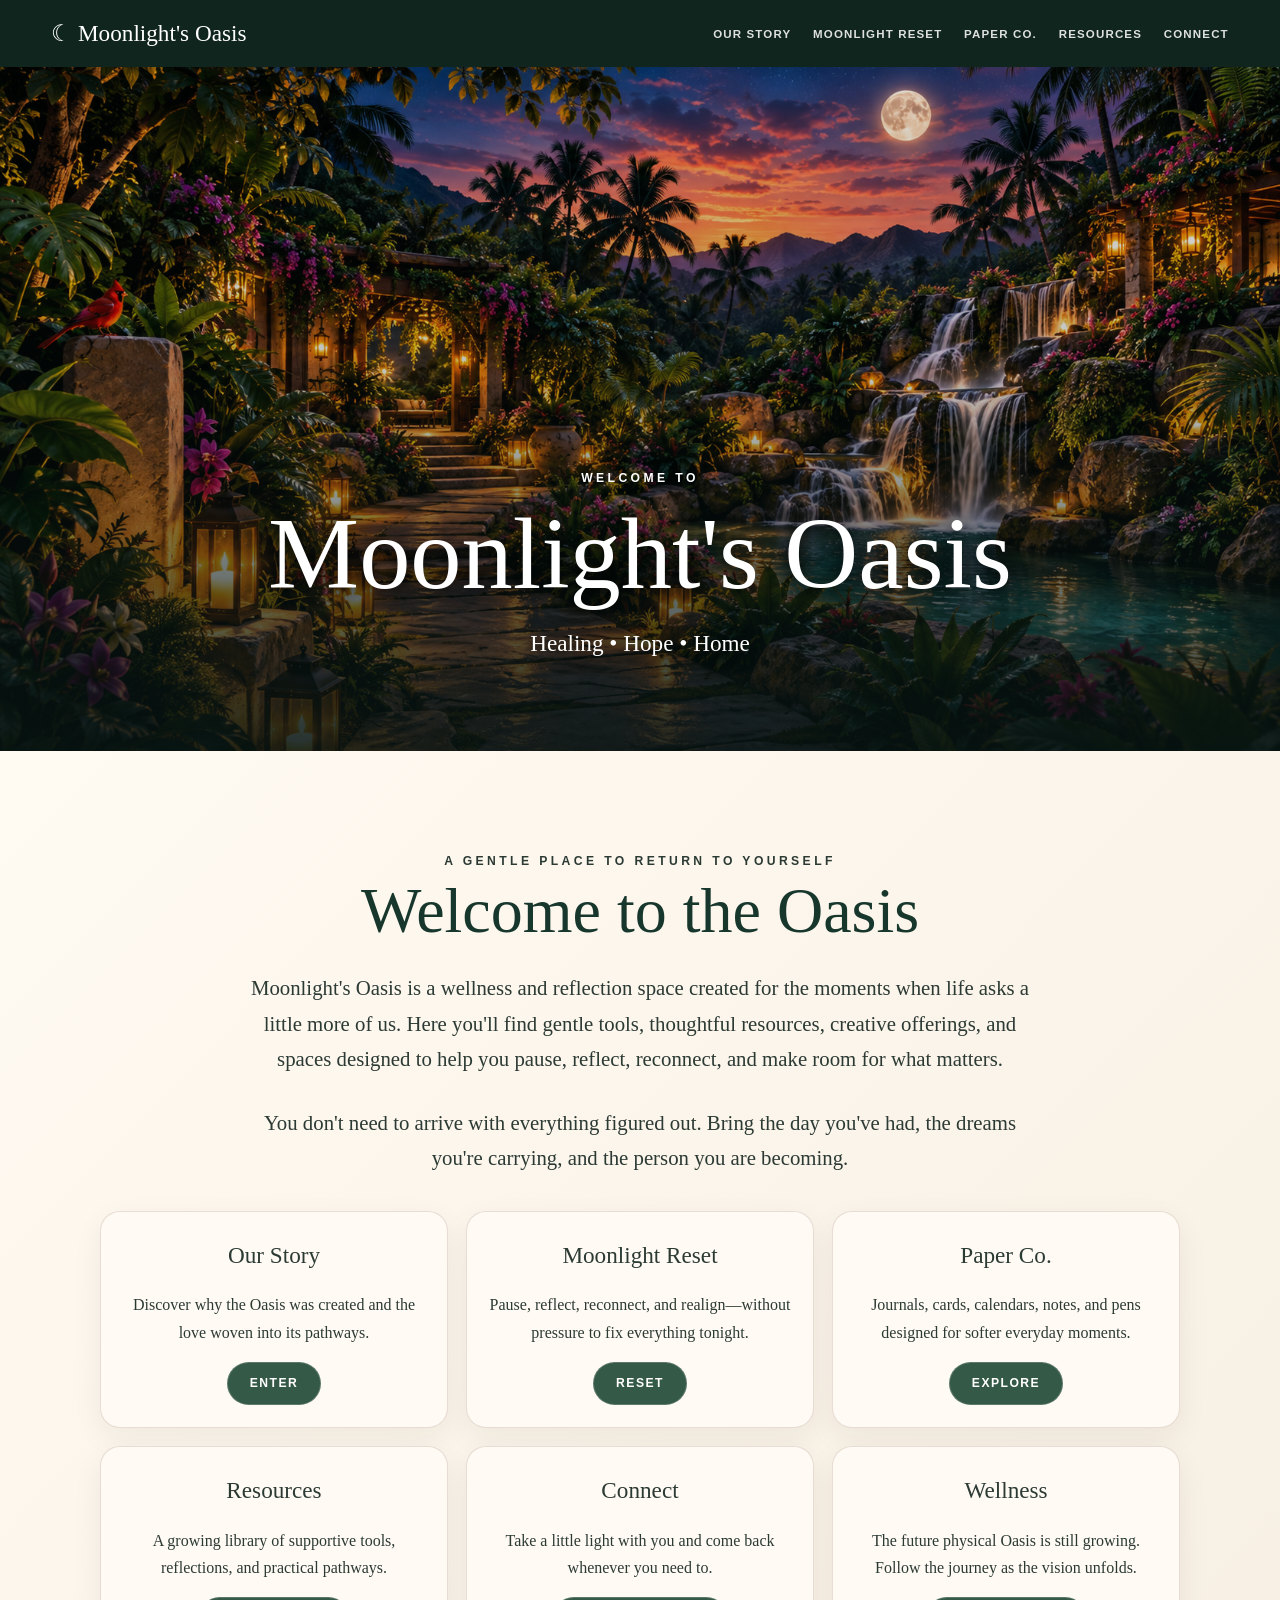
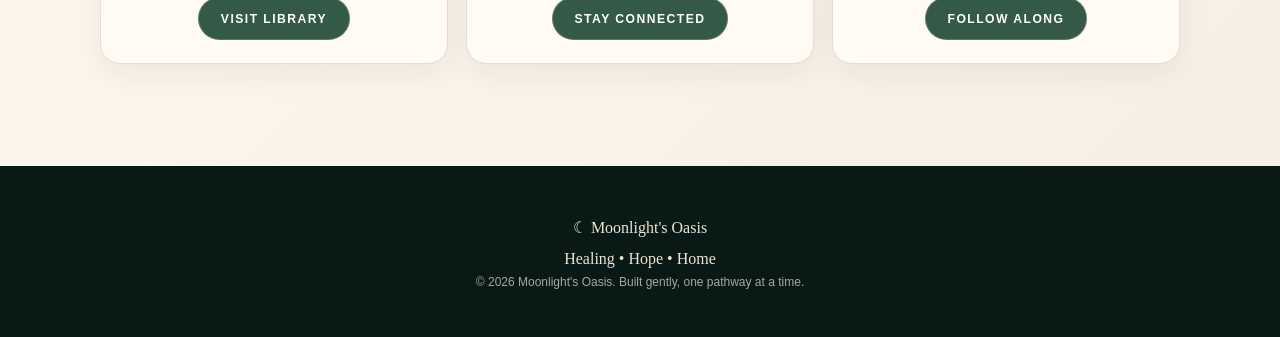
<file: index.html>
<!doctype html><html lang="en"><head><meta charset="utf-8"><meta name="viewport" content="width=device-width,initial-scale=1"><title>Home | Moonlight's Oasis</title><meta name="description" content="Moonlight's Oasis — Healing, Hope, Home."><link rel="stylesheet" href="style.css"></head><body><a class="skip" href="#main">Skip to content</a><header class="nav"><a class="brand" href="index.html">☾ Moonlight's Oasis</a><nav class="navlinks" aria-label="Primary"><a href="our-story.html">Our Story</a><a href="moonlight-reset.html">Moonlight Reset</a><a href="paper-co.html">Paper Co.</a><a href="resources.html">Resources</a><a href="connect.html">Connect</a></nav><button class="menu" aria-expanded="false">Menu</button></header><main id="main"><section class="hero" style="background-image:url('assets/entrance.png')"><div class="copy"><div class="eyebrow">Welcome to</div><h1>Moonlight's Oasis</h1><p>Healing • Hope • Home</p></div></section><section class="cream center"><div class="inner"><div class="kicker">A gentle place to return to yourself</div><h2>Welcome to the Oasis</h2><p class="lead">Moonlight's Oasis is a wellness and reflection space created for the moments when life asks a little more of us. Here you'll find gentle tools, thoughtful resources, creative offerings, and spaces designed to help you pause, reflect, reconnect, and make room for what matters.</p><p class="lead">You don't need to arrive with everything figured out. Bring the day you've had, the dreams you're carrying, and the person you are becoming.</p><div class="grid"><article class="card"><h3>Our Story</h3><p>Discover why the Oasis was created and the love woven into its pathways.</p><a class="btn" href="our-story.html">Enter</a></article><article class="card"><h3>Moonlight Reset</h3><p>Pause, reflect, reconnect, and realign—without pressure to fix everything tonight.</p><a class="btn" href="moonlight-reset.html">Reset</a></article><article class="card"><h3>Paper Co.</h3><p>Journals, cards, calendars, notes, and pens designed for softer everyday moments.</p><a class="btn" href="paper-co.html">Explore</a></article><article class="card"><h3>Resources</h3><p>A growing library of supportive tools, reflections, and practical pathways.</p><a class="btn" href="resources.html">Visit Library</a></article><article class="card"><h3>Connect</h3><p>Take a little light with you and come back whenever you need to.</p><a class="btn" href="connect.html">Stay Connected</a></article><article class="card"><h3>Wellness</h3><p>The future physical Oasis is still growing. Follow the journey as the vision unfolds.</p><a class="btn" href="connect.html">Follow Along</a></article></div></div></section></main><footer class="footer"><p>☾ Moonlight's Oasis</p><p>Healing • Hope • Home</p><p class="small">© <span data-year></span> Moonlight's Oasis. Built gently, one pathway at a time.</p></footer><script src="script.js"></script></body></html>
</file>
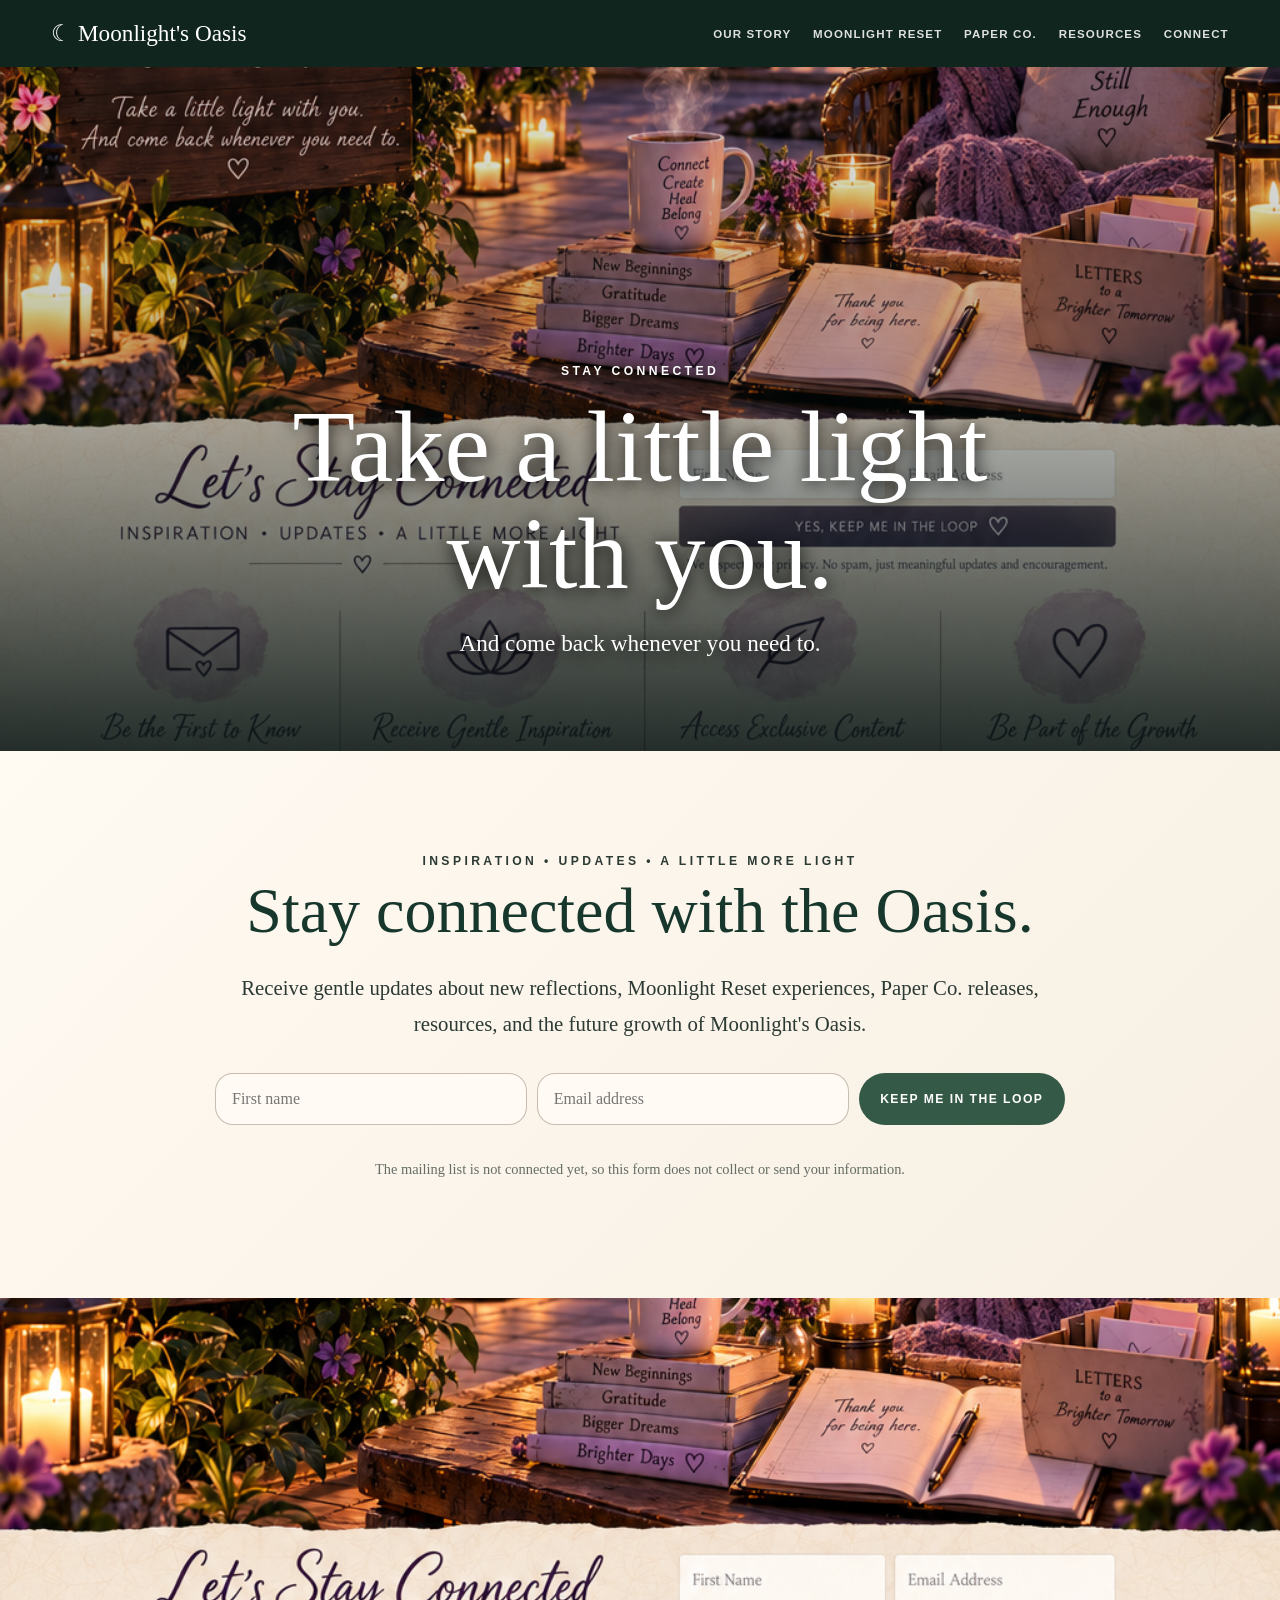
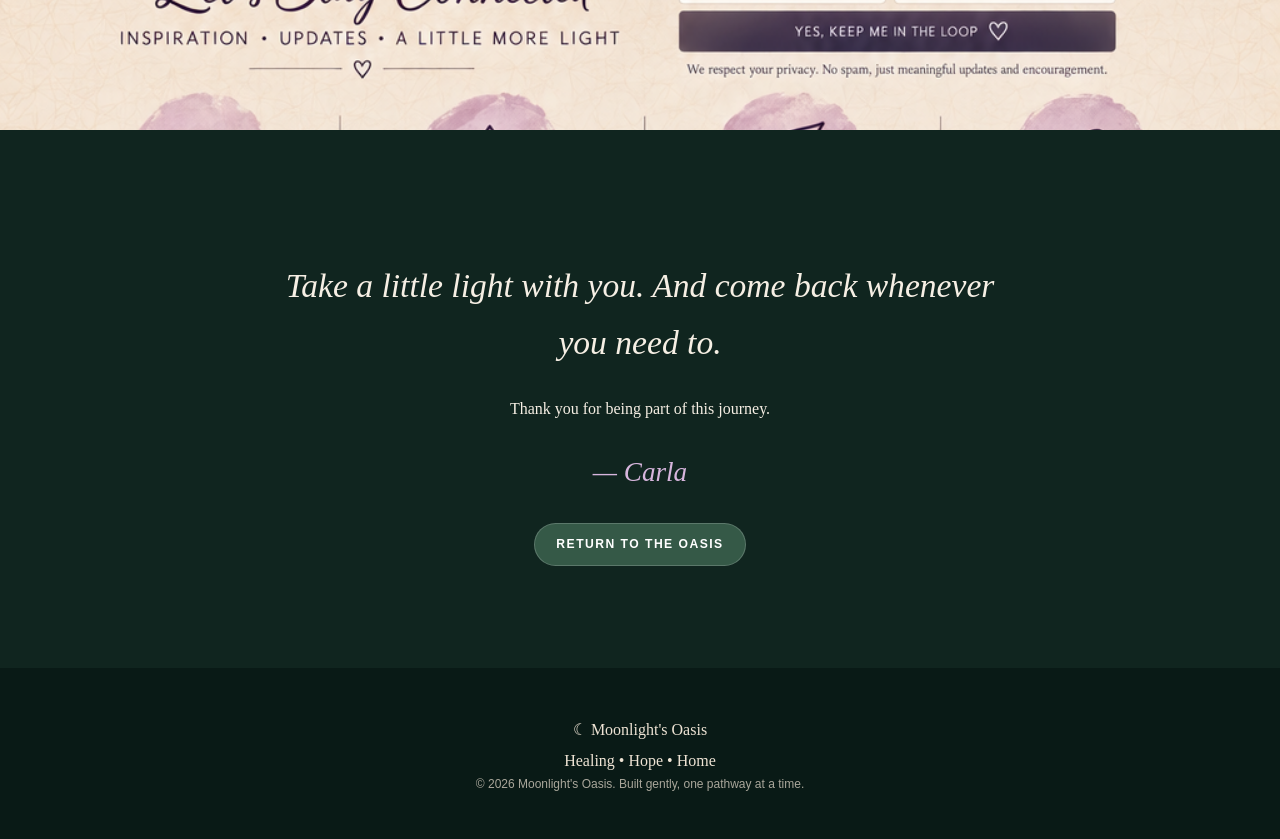
<file: connect.html>
<!doctype html><html lang="en"><head><meta charset="utf-8"><meta name="viewport" content="width=device-width,initial-scale=1"><title>Connect | Moonlight's Oasis</title><meta name="description" content="Moonlight's Oasis — Healing, Hope, Home."><link rel="stylesheet" href="style.css"></head><body><a class="skip" href="#main">Skip to content</a><header class="nav"><a class="brand" href="index.html">☾ Moonlight's Oasis</a><nav class="navlinks" aria-label="Primary"><a href="our-story.html">Our Story</a><a href="moonlight-reset.html">Moonlight Reset</a><a href="paper-co.html">Paper Co.</a><a href="resources.html">Resources</a><a href="connect.html">Connect</a></nav><button class="menu" aria-expanded="false">Menu</button></header><main id="main"><section class="hero" style="background-image:url('assets/connect-room.png')"><div class="copy"><div class="eyebrow">Stay Connected</div><h1>Take a little light with you.</h1><p>And come back whenever you need to.</p></div></section><section class="cream center"><div class="inner"><div class="kicker">Inspiration • Updates • A Little More Light</div><h2>Stay connected with the Oasis.</h2><p class="lead">Receive gentle updates about new reflections, Moonlight Reset experiences, Paper Co. releases, resources, and the future growth of Moonlight's Oasis.</p><form class="form" id="signup"><label><span class="skip">First name</span><input required name="name" placeholder="First name" autocomplete="given-name"></label><label><span class="skip">Email address</span><input required type="email" name="email" placeholder="Email address" autocomplete="email"></label><button class="btn" type="submit">Keep me in the loop</button></form><p class="note" id="formNote">The mailing list is not connected yet, so this form does not collect or send your information.</p></div></section><section class="visual-strip" style="background-image:url('assets/connect-room.png')" aria-label="Warm sunset porch overlooking the Oasis"></section><section class="dark center"><div class="inner"><p class="quote">Take a little light with you. And come back whenever you need to.</p><p>Thank you for being part of this journey.</p><p style="font-size:1.7rem;color:#d7b6dd"><em>— Carla</em></p><a class="btn" href="index.html">Return to the Oasis</a></div></section></main><footer class="footer"><p>☾ Moonlight's Oasis</p><p>Healing • Hope • Home</p><p class="small">© <span data-year></span> Moonlight's Oasis. Built gently, one pathway at a time.</p></footer><script src="script.js"></script><script>document.getElementById('signup').addEventListener('submit',e=>{e.preventDefault();document.getElementById('formNote').textContent="Beautiful — the form is ready. We'll connect a real mailing-list service before collecting addresses."});</script></body></html>
</file>
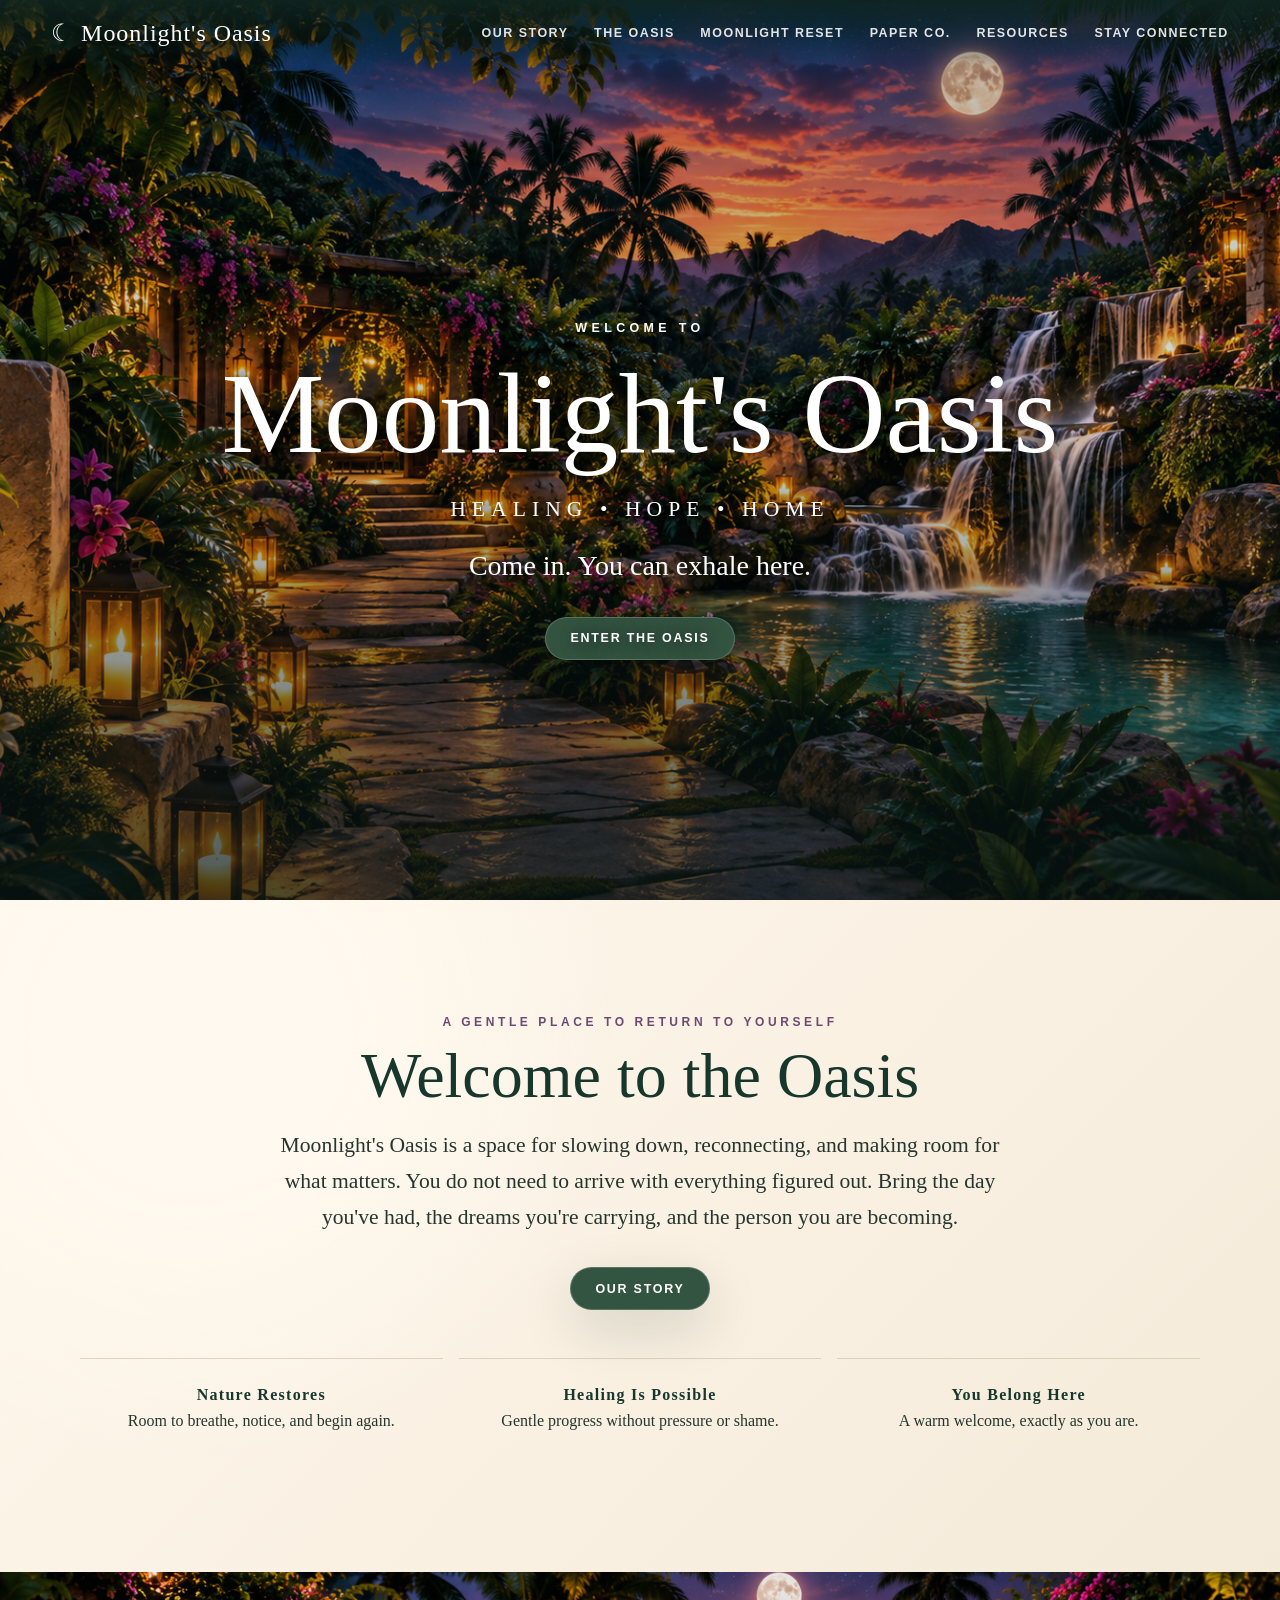
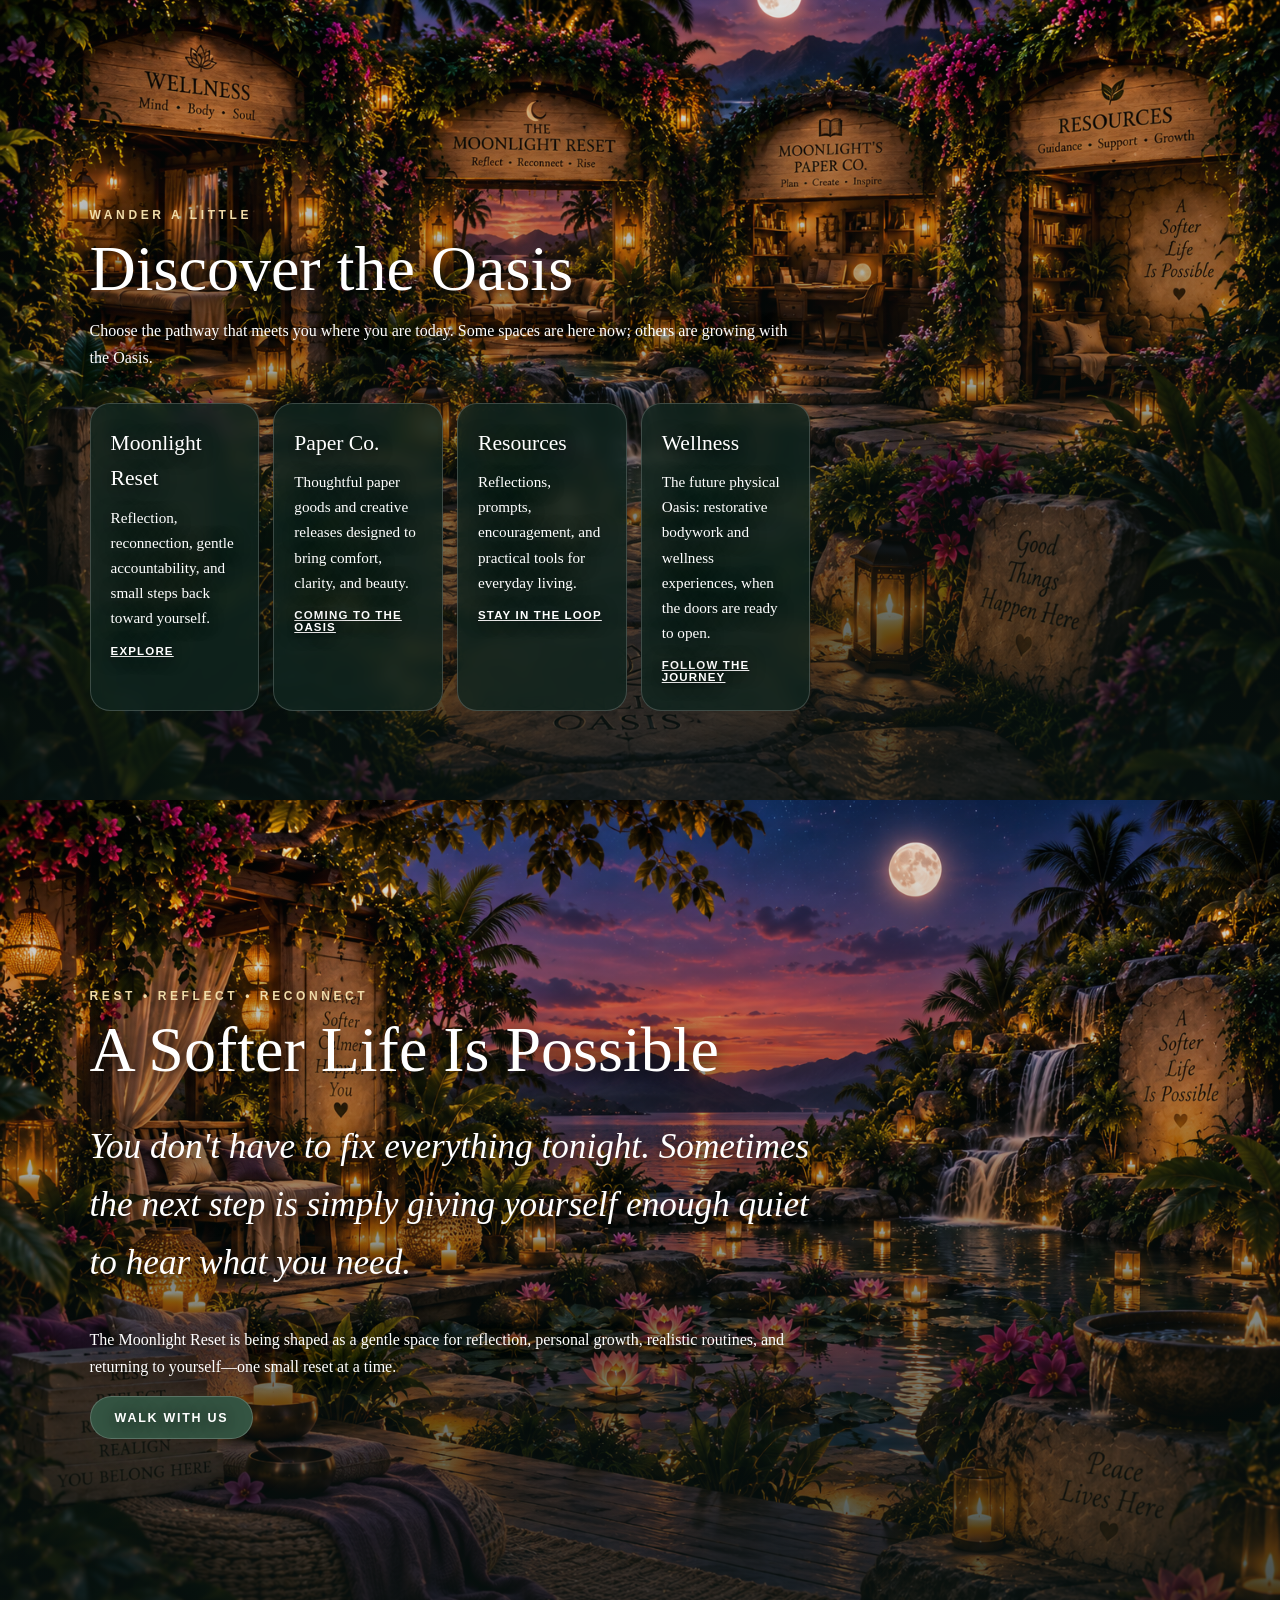
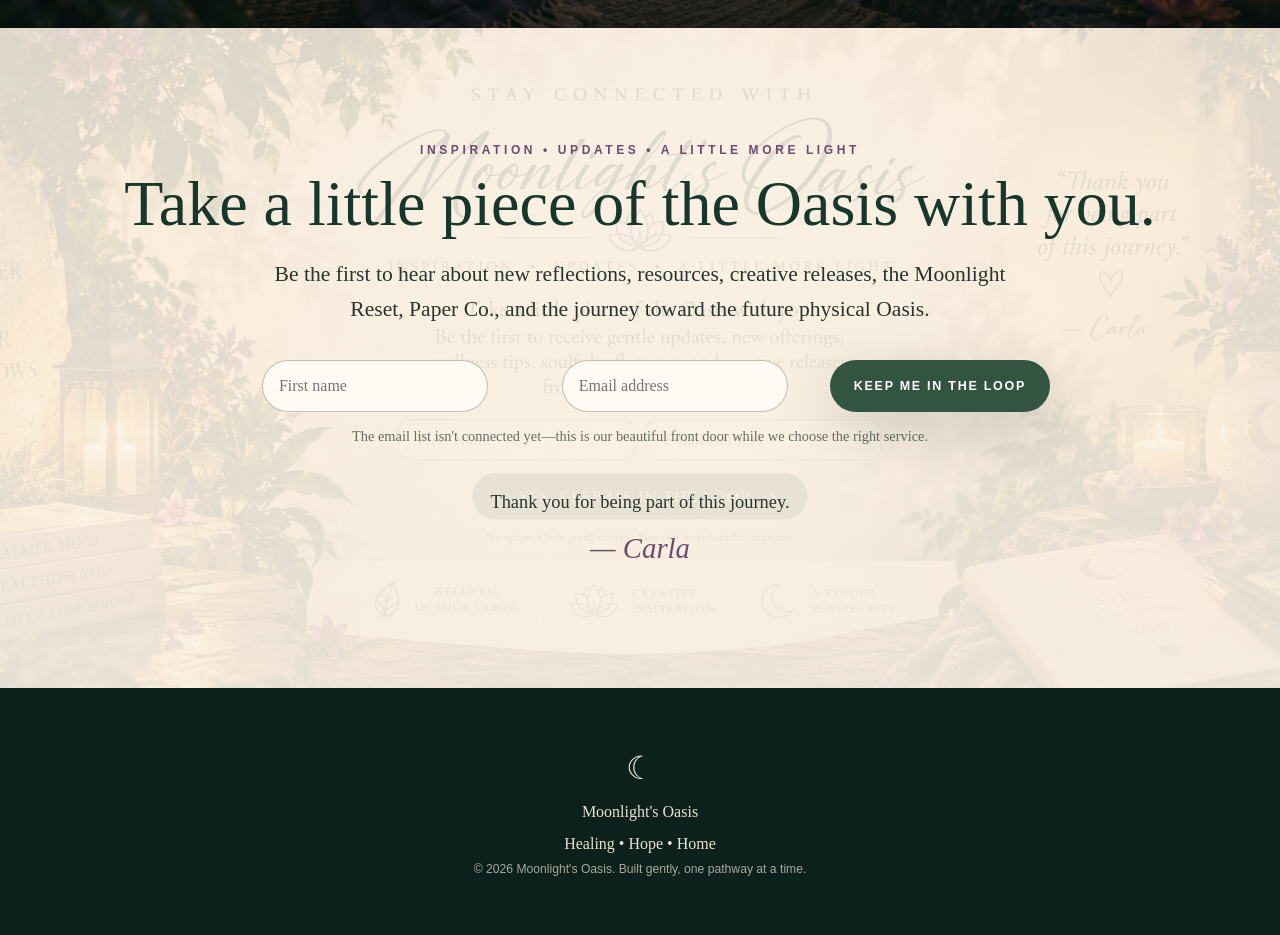
<file: index.html.html>
<!doctype html>
<html lang="en">
<head>
<meta charset="utf-8">
<meta name="viewport" content="width=device-width,initial-scale=1">
<meta name="description" content="Moonlight's Oasis — a gentle space for healing, hope, home, reflection, and everyday wellness.">
<title>Moonlight's Oasis | Healing • Hope • Home</title>
<style>
:root{--ink:#17372d;--cream:#f4ead9;--cream2:#fff8ed;--plum:#6e4a72;--moss:#345442;--gold:#c79558;--shadow:0 18px 55px rgba(12,31,25,.16)}
*{box-sizing:border-box} html{scroll-behavior:smooth} body{margin:0;background:#10251f;color:#26362f;font-family:Georgia,'Times New Roman',serif;line-height:1.65} a{color:inherit} img{max-width:100%;display:block}
.skip{position:absolute;left:-9999px}.skip:focus{left:1rem;top:1rem;z-index:999;background:#fff;padding:.7rem 1rem;border-radius:999px}
.nav{position:fixed;inset:0 0 auto 0;z-index:50;display:flex;align-items:center;justify-content:space-between;padding:14px clamp(18px,4vw,64px);background:linear-gradient(#10251fe8,#10251f70,transparent);color:#fff}.brand{font-size:clamp(1.1rem,2vw,1.5rem);letter-spacing:.04em;text-decoration:none}.navlinks{display:flex;gap:clamp(12px,2vw,28px);font:600 .78rem/1.2 Arial,sans-serif;letter-spacing:.12em;text-transform:uppercase}.navlinks a{text-decoration:none;opacity:.88}.navlinks a:hover,.navlinks a:focus{opacity:1;text-decoration:underline}.menu{display:none;background:none;border:1px solid #ffffff80;color:#fff;border-radius:999px;padding:.55rem .8rem}
.hero{min-height:100svh;position:relative;display:grid;place-items:center;text-align:center;color:#fff;background:url('entrance.png') center/cover no-repeat}.hero:before{content:"";position:absolute;inset:0;background:linear-gradient(180deg,rgba(4,18,18,.25),rgba(8,23,21,.18) 45%,rgba(8,23,21,.72))}.hero-content{position:relative;width:min(900px,90vw);padding:9rem 1rem 4rem;text-shadow:0 2px 20px #000}.eyebrow{font:600 .78rem/1.3 Arial,sans-serif;letter-spacing:.35em;text-transform:uppercase}.hero h1{font-size:clamp(3.1rem,9vw,7.4rem);font-weight:400;line-height:.95;margin:.2em 0}.tag{font-size:clamp(1rem,2vw,1.35rem);letter-spacing:.28em;text-transform:uppercase}.hero p{font-size:clamp(1.2rem,2.6vw,1.75rem);margin:1rem auto 1.7rem}.btn{display:inline-block;background:var(--moss);color:#fff;text-decoration:none;padding:.85rem 1.5rem;border-radius:999px;font:600 .78rem Arial,sans-serif;letter-spacing:.14em;text-transform:uppercase;border:1px solid #ffffff30;box-shadow:var(--shadow)}
.section{position:relative;overflow:hidden}.cream{background:radial-gradient(circle at 15% 20%,#fff9ef 0 12%,transparent 35%),linear-gradient(135deg,var(--cream2),var(--cream));padding:clamp(72px,9vw,130px) 6vw}.inner{width:min(1120px,100%);margin:auto}.center{text-align:center}.kicker{font:700 .75rem Arial,sans-serif;letter-spacing:.3em;text-transform:uppercase;color:var(--plum)}h2{font-weight:400;color:var(--ink);font-size:clamp(2.4rem,5vw,4.8rem);line-height:1.05;margin:.2em 0}.lead{font-size:clamp(1.1rem,2vw,1.35rem);max-width:760px;margin:1.2rem auto 2rem}.pillars{display:grid;grid-template-columns:repeat(3,1fr);gap:1rem;margin-top:3rem}.pillar{padding:1.4rem;border-top:1px solid #a98e7255}.pillar strong{display:block;color:var(--ink);letter-spacing:.08em}.visual{min-height:92svh;background-position:center;background-size:cover;display:flex;align-items:end;position:relative}.visual:before{content:"";position:absolute;inset:0;background:linear-gradient(180deg,rgba(8,20,18,.08),rgba(8,20,18,.76))}.visual-copy{position:relative;color:#fff;padding:clamp(48px,7vw,100px);width:min(900px,100%);text-shadow:0 2px 18px #000}.visual-copy h2{color:#fff}.garden{background-image:url('garden.png')}.lotus{background-image:url('lotus.png');align-items:center}.cards{display:grid;grid-template-columns:repeat(4,1fr);gap:14px;margin-top:2rem}.card{background:#10251fcf;border:1px solid #ffffff2e;border-radius:20px;padding:1.25rem;backdrop-filter:blur(7px)}.card h3{margin:.1rem 0 .5rem;font-weight:400;font-size:1.35rem}.card p{font-size:.95rem;margin:.2rem 0}.card a{display:inline-block;margin-top:.7rem;font:700 .72rem Arial,sans-serif;letter-spacing:.1em;text-transform:uppercase}.quote{max-width:720px;font-size:clamp(1.4rem,3vw,2.2rem);font-style:italic}.connect{background:linear-gradient(rgba(250,242,229,.88),rgba(250,242,229,.92)),url('connect.png') center/cover;padding:clamp(75px,9vw,130px) 6vw}.signup{max-width:820px;margin:2rem auto 0;display:grid;grid-template-columns:1fr 1fr auto;gap:10px}.signup input{min-width:0;padding:1rem;border-radius:999px;border:1px solid #806f5d70;background:#fffaf3;font:1rem Georgia,serif}.signup button{border:0;cursor:pointer}.note{text-align:center;font-size:.9rem;opacity:.7;margin-top:.8rem}.signature{margin:2.4rem auto 0;max-width:600px;text-align:center;font-size:1.15rem}.signature em{display:block;font-size:1.8rem;color:var(--plum);margin-top:.5rem}.footer{background:#0c211b;color:#e9e1d3;text-align:center;padding:54px 6vw}.footer .moon{font-size:2rem}.footer p{margin:.3rem}.small{font: .76rem Arial,sans-serif;opacity:.7}.reveal{opacity:0;transform:translateY(24px);transition:.8s ease}.reveal.on{opacity:1;transform:none}
@media(max-width:850px){.navlinks{display:none}.menu{display:block}.nav.open .navlinks{display:flex;position:absolute;right:16px;top:64px;flex-direction:column;background:#10251ff2;padding:18px;border-radius:16px}.pillars,.cards{grid-template-columns:1fr 1fr}.signup{grid-template-columns:1fr}.visual{min-height:80svh}.visual-copy{padding:70px 24px}}
@media(max-width:560px){.pillars,.cards{grid-template-columns:1fr}.hero h1{font-size:3.4rem}.tag{letter-spacing:.15em}.cream,.connect{padding-left:22px;padding-right:22px}}
@media(prefers-reduced-motion:reduce){html{scroll-behavior:auto}.reveal{transition:none;opacity:1;transform:none}}
</style>
</head>
<body>
<a class="skip" href="#main">Skip to content</a>
<header class="nav" id="nav"><a class="brand" href="#home">☾ Moonlight's Oasis</a><nav class="navlinks" aria-label="Primary"><a href="#story">Our Story</a><a href="#oasis">The Oasis</a><a href="#reset">Moonlight Reset</a><a href="#paper">Paper Co.</a><a href="#resources">Resources</a><a href="#connect">Stay Connected</a></nav><button class="menu" id="menu" aria-expanded="false">Menu</button></header>
<main id="main">
<section class="hero" id="home"><div class="hero-content reveal"><div class="eyebrow">Welcome to</div><h1>Moonlight's Oasis</h1><div class="tag">Healing • Hope • Home</div><p>Come in. You can exhale here.</p><a class="btn" href="#story">Enter the Oasis</a></div></section>
<section class="section cream" id="story"><div class="inner center reveal"><div class="kicker">A gentle place to return to yourself</div><h2>Welcome to the Oasis</h2><p class="lead">Moonlight's Oasis is a space for slowing down, reconnecting, and making room for what matters. You do not need to arrive with everything figured out. Bring the day you've had, the dreams you're carrying, and the person you are becoming.</p><a class="btn" href="#oasis">Our Story</a><div class="pillars"><div class="pillar"><strong>Nature Restores</strong><span>Room to breathe, notice, and begin again.</span></div><div class="pillar"><strong>Healing Is Possible</strong><span>Gentle progress without pressure or shame.</span></div><div class="pillar"><strong>You Belong Here</strong><span>A warm welcome, exactly as you are.</span></div></div></div></section>
<section class="section visual garden" id="oasis"><div class="visual-copy reveal"><div class="kicker" style="color:#f0dca9">Wander a little</div><h2>Discover the Oasis</h2><p>Choose the pathway that meets you where you are today. Some spaces are here now; others are growing with the Oasis.</p><div class="cards"><article class="card"><h3>Moonlight Reset</h3><p>Reflection, reconnection, gentle accountability, and small steps back toward yourself.</p><a href="#reset">Explore</a></article><article class="card" id="paper"><h3>Paper Co.</h3><p>Thoughtful paper goods and creative releases designed to bring comfort, clarity, and beauty.</p><a href="#connect">Coming to the Oasis</a></article><article class="card" id="resources"><h3>Resources</h3><p>Reflections, prompts, encouragement, and practical tools for everyday living.</p><a href="#connect">Stay in the loop</a></article><article class="card"><h3>Wellness</h3><p>The future physical Oasis: restorative bodywork and wellness experiences, when the doors are ready to open.</p><a href="#connect">Follow the journey</a></article></div></div></section>
<section class="section visual lotus" id="reset"><div class="visual-copy reveal"><div class="kicker" style="color:#f0dca9">Rest • Reflect • Reconnect</div><h2>A Softer Life Is Possible</h2><p class="quote">You don't have to fix everything tonight. Sometimes the next step is simply giving yourself enough quiet to hear what you need.</p><p>The Moonlight Reset is being shaped as a gentle space for reflection, personal growth, realistic routines, and returning to yourself—one small reset at a time.</p><a class="btn" href="#connect">Walk with us</a></div></section>
<section class="section connect" id="connect"><div class="inner center reveal"><div class="kicker">Inspiration • Updates • A Little More Light</div><h2>Take a little piece of the Oasis with you.</h2><p class="lead">Be the first to hear about new reflections, resources, creative releases, the Moonlight Reset, Paper Co., and the journey toward the future physical Oasis.</p><form class="signup" id="signup"><label><span class="skip">First name</span><input required name="name" autocomplete="given-name" placeholder="First name"></label><label><span class="skip">Email address</span><input required type="email" name="email" autocomplete="email" placeholder="Email address"></label><button class="btn" type="submit">Keep me in the loop</button></form><div class="note" id="formNote">The email list isn't connected yet—this is our beautiful front door while we choose the right service.</div><div class="signature">Thank you for being part of this journey.<em>— Carla</em></div></div></section>
</main>
<footer class="footer"><div class="moon">☾</div><p>Moonlight's Oasis</p><p>Healing • Hope • Home</p><p class="small">© <span id="year"></span> Moonlight's Oasis. Built gently, one pathway at a time.</p></footer>
<script>
const menu=document.getElementById('menu'),nav=document.getElementById('nav');menu.addEventListener('click',()=>{const open=nav.classList.toggle('open');menu.setAttribute('aria-expanded',open)});document.querySelectorAll('.navlinks a').forEach(a=>a.addEventListener('click',()=>nav.classList.remove('open')));
const io=new IntersectionObserver(es=>es.forEach(e=>{if(e.isIntersecting)e.target.classList.add('on')}),{threshold:.12});document.querySelectorAll('.reveal').forEach(el=>io.observe(el));
document.getElementById('signup').addEventListener('submit',e=>{e.preventDefault();document.getElementById('formNote').textContent='Beautiful — the form design works. We’ll connect it to a real email service before collecting addresses.'});document.getElementById('year').textContent=new Date().getFullYear();
</script>
</body></html>
</file>
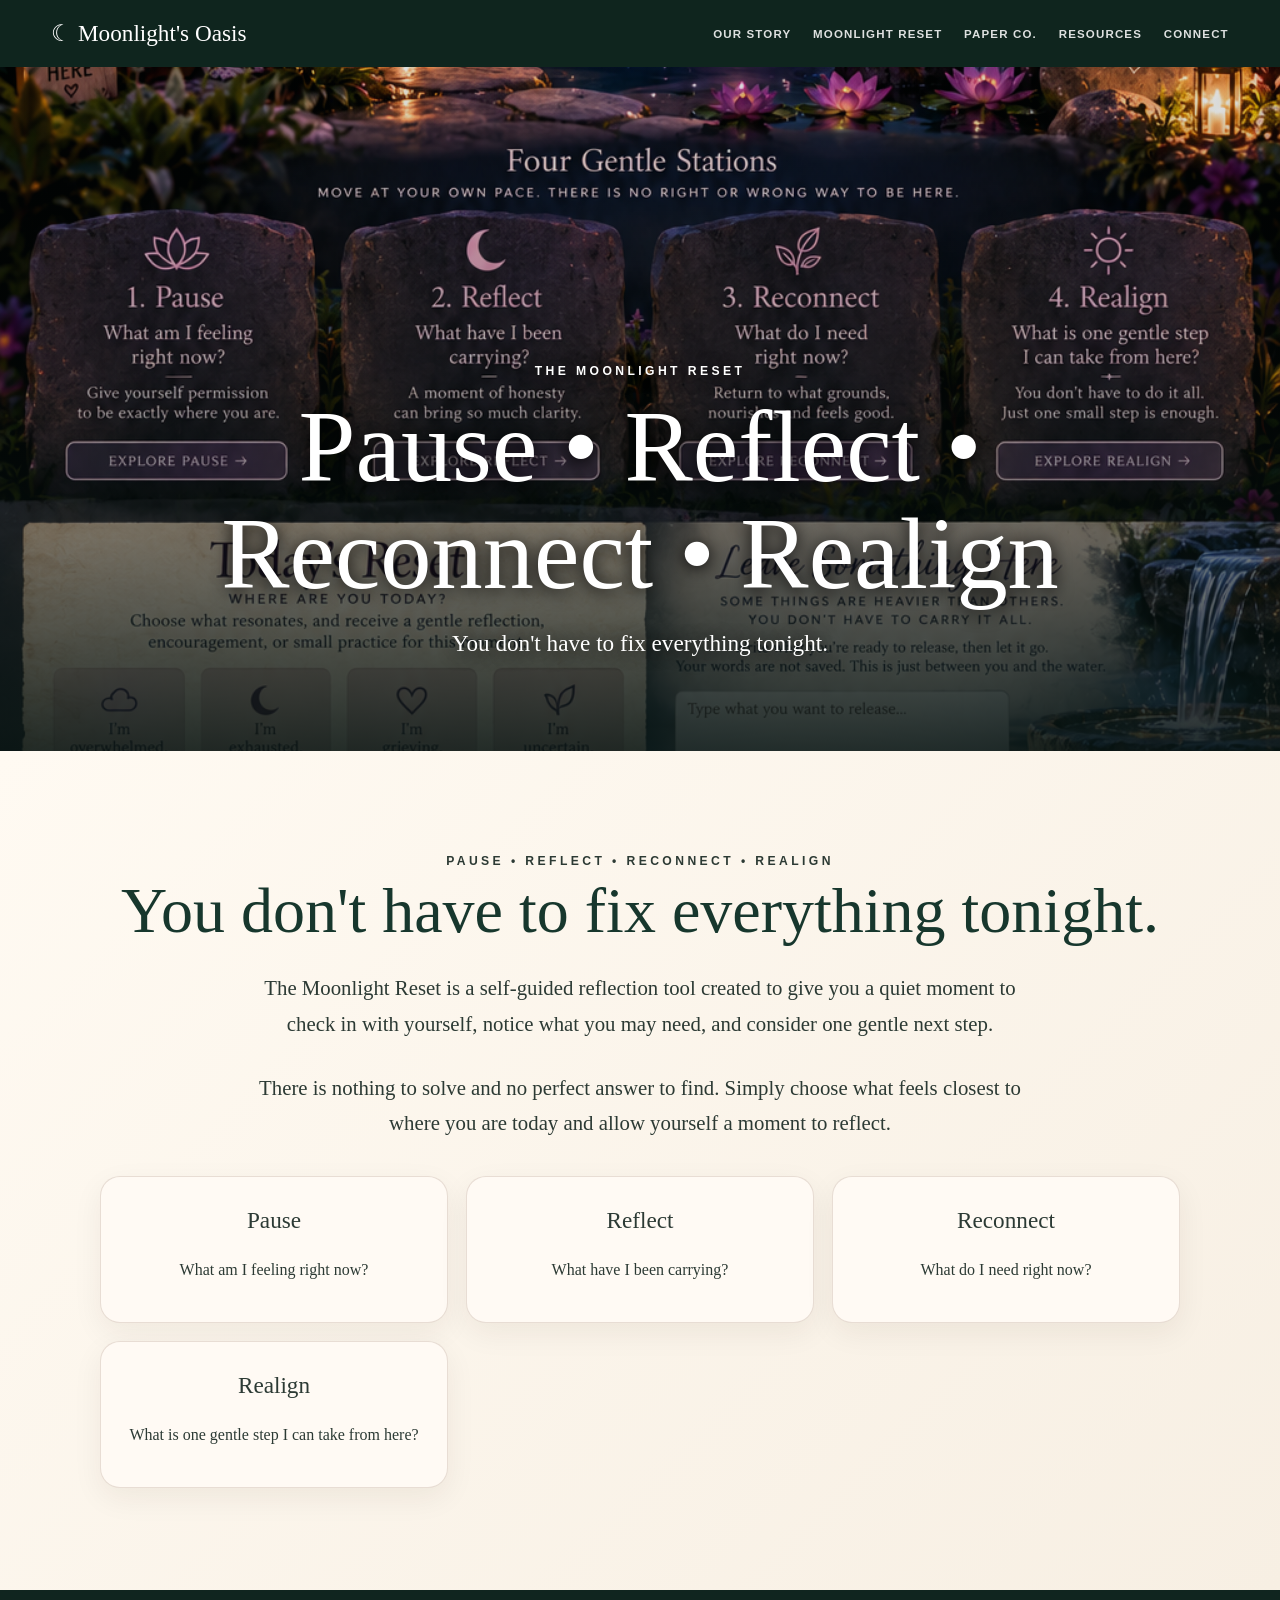
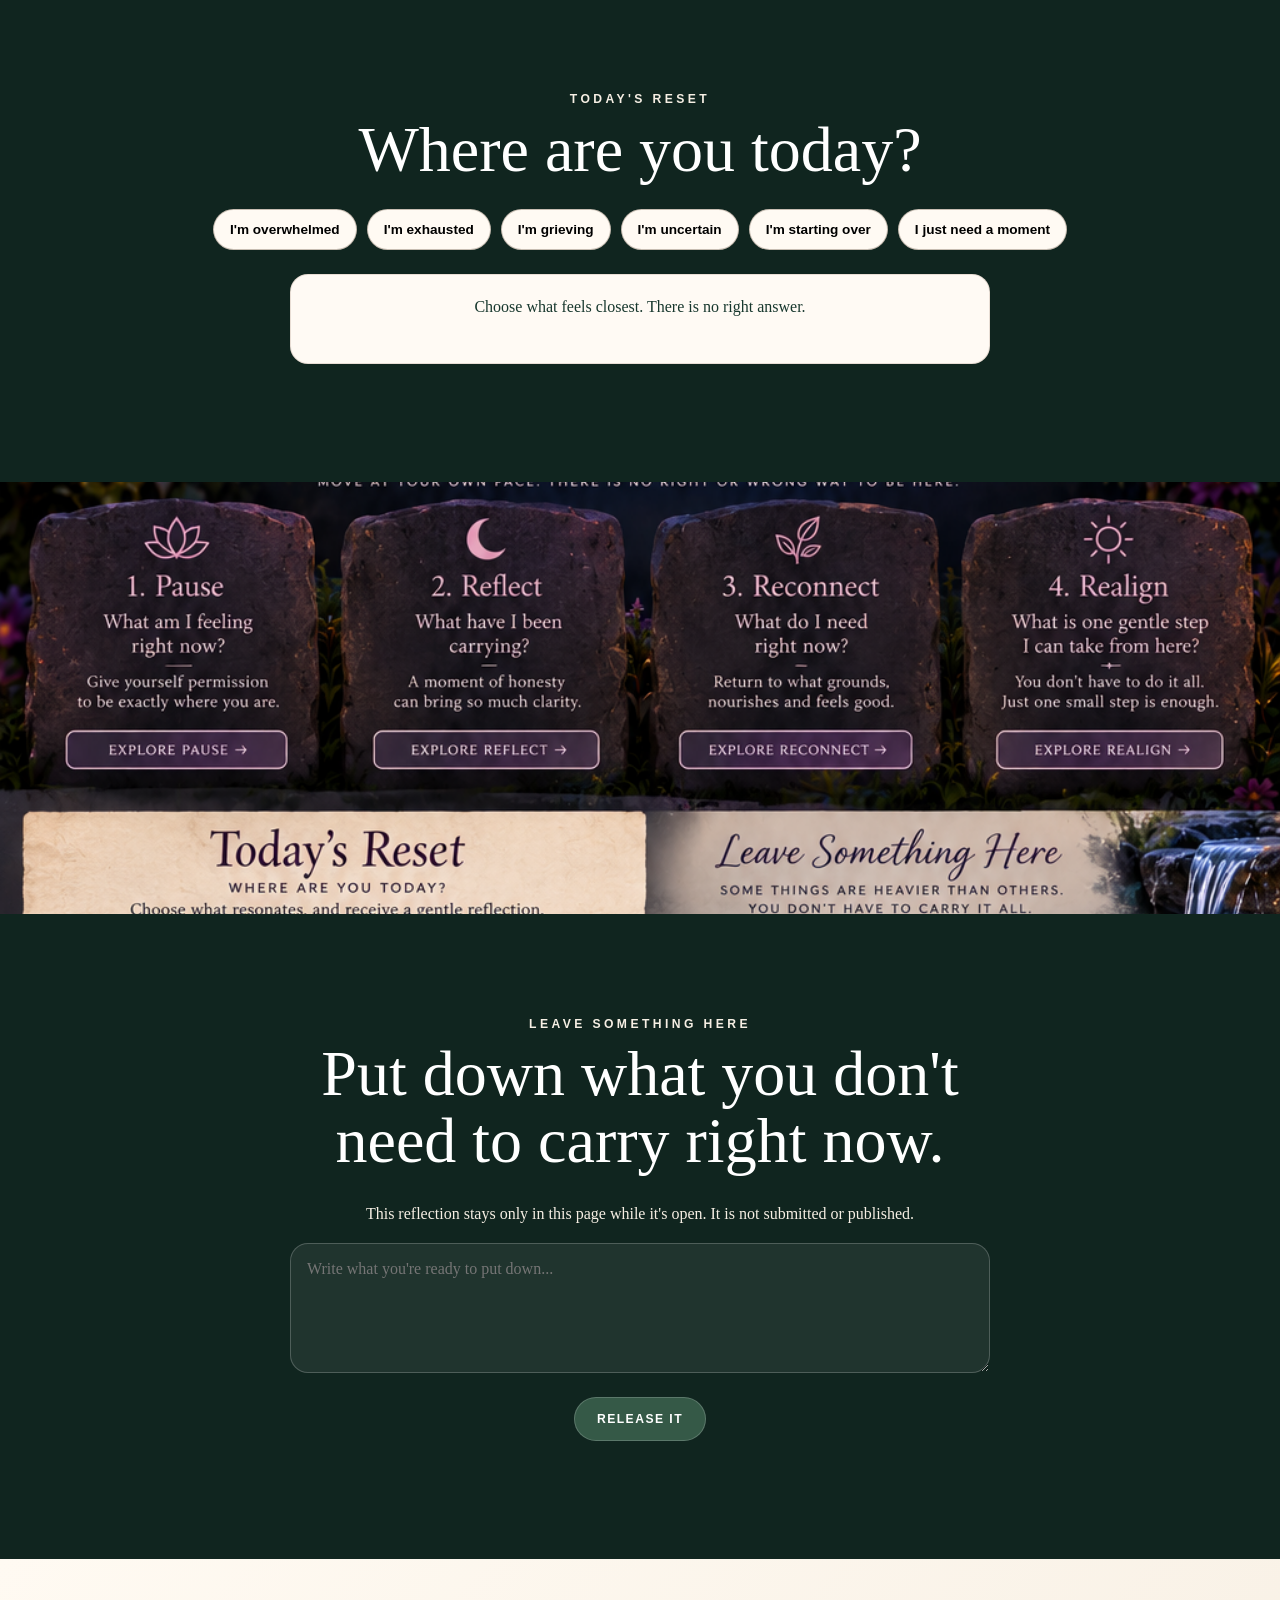
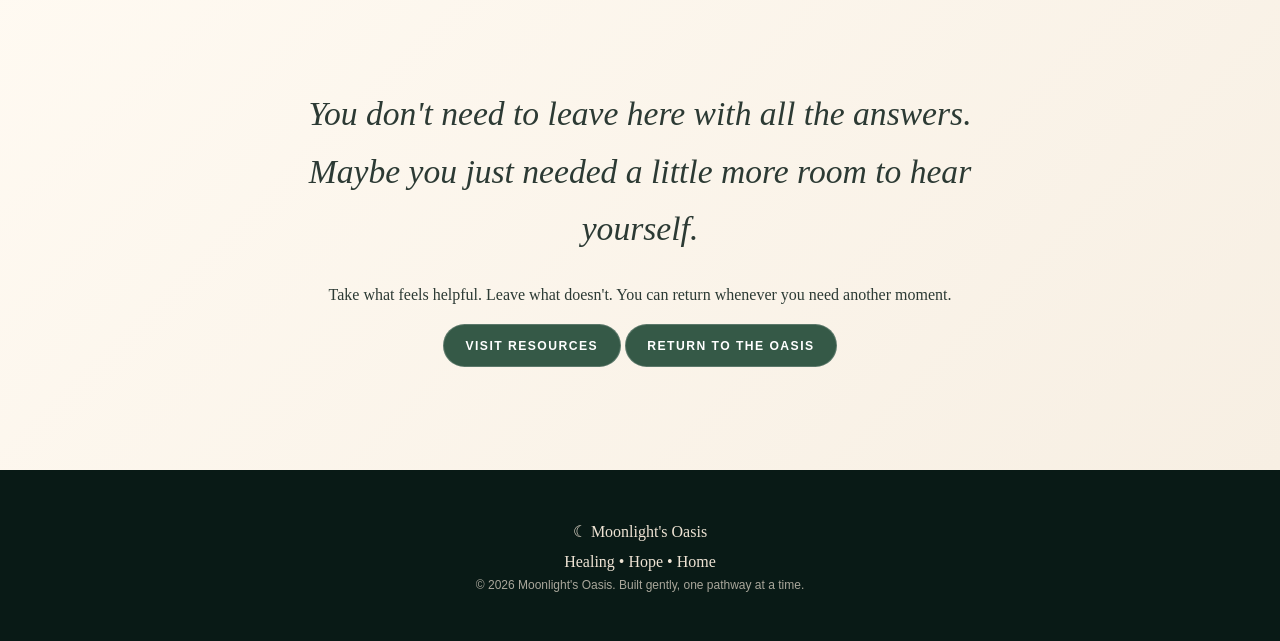
<file: moonlight-reset.html>
<!doctype html><html lang="en"><head><meta charset="utf-8"><meta name="viewport" content="width=device-width,initial-scale=1"><title>Moonlight Reset | Moonlight's Oasis</title><meta name="description" content="Moonlight's Oasis — Healing, Hope, Home."><link rel="stylesheet" href="style.css"></head><body><a class="skip" href="#main">Skip to content</a><header class="nav"><a class="brand" href="index.html">☾ Moonlight's Oasis</a><nav class="navlinks" aria-label="Primary"><a href="our-story.html">Our Story</a><a href="moonlight-reset.html">Moonlight Reset</a><a href="paper-co.html">Paper Co.</a><a href="resources.html">Resources</a><a href="connect.html">Connect</a></nav><button class="menu" aria-expanded="false">Menu</button></header><main id="main"><section class="hero" style="background-image:url('assets/moonlight-reset.png')"><div class="copy"><div class="eyebrow">The Moonlight Reset</div><h1>Pause • Reflect • Reconnect • Realign</h1><p>You don't have to fix everything tonight.</p></div></section><section class="cream center"><div class="inner"><div class="kicker">Pause • Reflect • Reconnect • Realign</div><h2>You don't have to fix everything tonight.</h2><p class="lead">The Moonlight Reset is a self-guided reflection tool created to give you a quiet moment to check in with yourself, notice what you may need, and consider one gentle next step.</p><p class="lead">There is nothing to solve and no perfect answer to find. Simply choose what feels closest to where you are today and allow yourself a moment to reflect.</p><div class="grid"><div class="card"><h3>Pause</h3><p>What am I feeling right now?</p></div><div class="card"><h3>Reflect</h3><p>What have I been carrying?</p></div><div class="card"><h3>Reconnect</h3><p>What do I need right now?</p></div><div class="card"><h3>Realign</h3><p>What is one gentle step I can take from here?</p></div></div></div></section><section class="dark center"><div class="inner"><div class="kicker">Today's Reset</div><h2>Where are you today?</h2><div class="choice" id="choices"><button data-r="overwhelmed">I'm overwhelmed</button><button data-r="exhausted">I'm exhausted</button><button data-r="grieving">I'm grieving</button><button data-r="uncertain">I'm uncertain</button><button data-r="starting">I'm starting over</button><button data-r="moment">I just need a moment</button></div><div class="response" id="response" aria-live="polite">Choose what feels closest. There is no right answer.</div></div></section><section class="visual-strip" style="background-image:url('assets/moonlight-reset.png')" aria-label="Moonlit lagoon visual for the Moonlight Reset"></section><section class="dark center"><div class="inner release-wrap"><div class="kicker">Leave Something Here</div><h2>Put down what you don't need to carry right now.</h2><p>This reflection stays only in this page while it's open. It is not submitted or published.</p><textarea id="release" placeholder="Write what you're ready to put down..."></textarea><p><button class="btn" id="releaseBtn" type="button">Release It</button></p><p id="releaseNote" aria-live="polite"></p></div></section><section class="cream center"><div class="inner"><p class="quote">You don't need to leave here with all the answers. Maybe you just needed a little more room to hear yourself.</p><p>Take what feels helpful. Leave what doesn't. You can return whenever you need another moment.</p><a class="btn" href="resources.html">Visit Resources</a> <a class="btn" href="index.html">Return to the Oasis</a></div></section></main><footer class="footer"><p>☾ Moonlight's Oasis</p><p>Healing • Hope • Home</p><p class="small">© <span data-year></span> Moonlight's Oasis. Built gently, one pathway at a time.</p></footer><script src="script.js"></script><script>const r={overwhelmed:"You do not have to solve the whole day at once. Name the next smallest thing that truly needs your attention—and let the rest wait for a moment.",exhausted:"Rest is information, not failure. What could you make gentler today, even by ten percent?",grieving:"There is no correct pace for grief. What would feel most caring toward yourself in this moment?",uncertain:"You do not need the entire map. What is one thing you know to be true right now?",starting:"Beginning again can be tender. What is one small choice that belongs to the life you're moving toward?",moment:"Then take the moment. Nothing else is required of you here."};document.querySelectorAll('#choices button').forEach(b=>b.addEventListener('click',()=>document.getElementById('response').textContent=r[b.dataset.r]));document.getElementById('releaseBtn').addEventListener('click',()=>{const t=document.getElementById('release');if(!t.value.trim()){document.getElementById('releaseNote').textContent='Write something first, if you want to.';return}t.classList.add('fade','away');setTimeout(()=>{t.value='';t.classList.remove('away');document.getElementById('releaseNote').textContent='Released. You can leave it here for now. 🌙';},700)});</script></body></html>
</file>
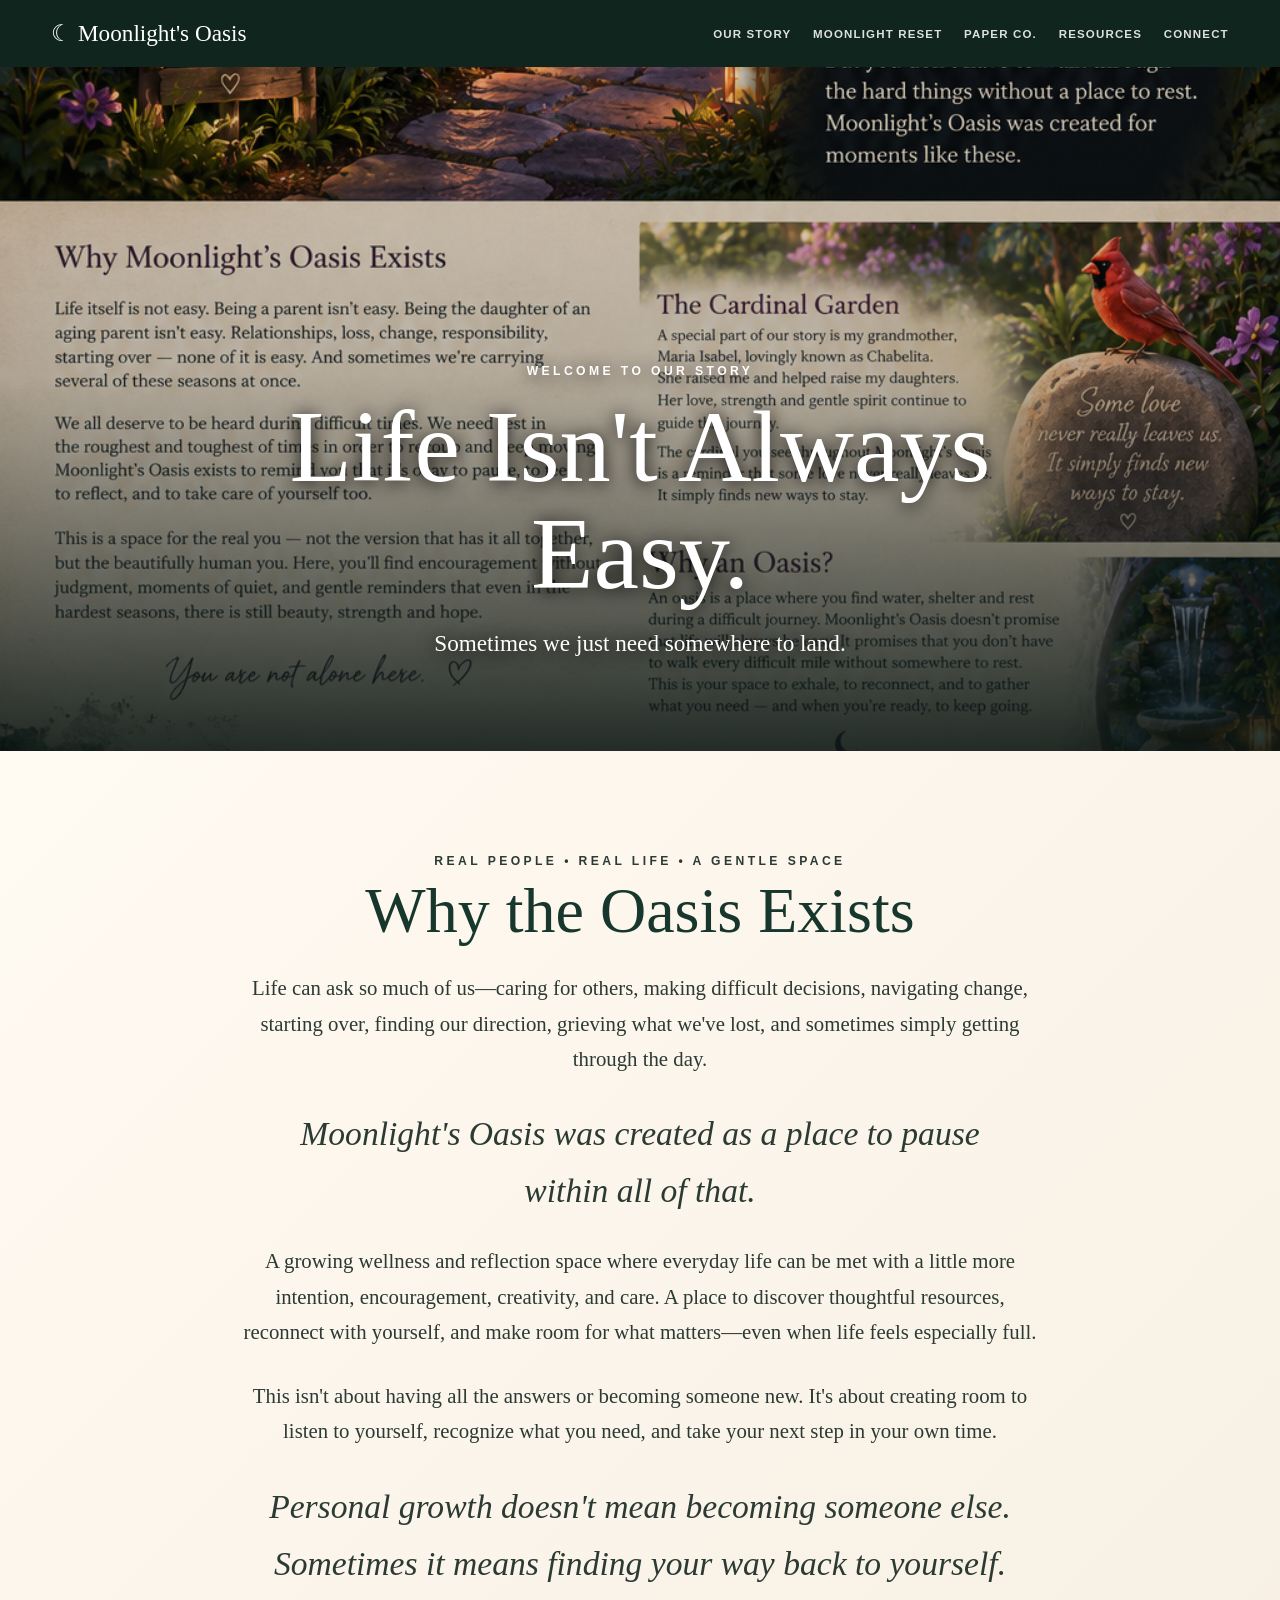
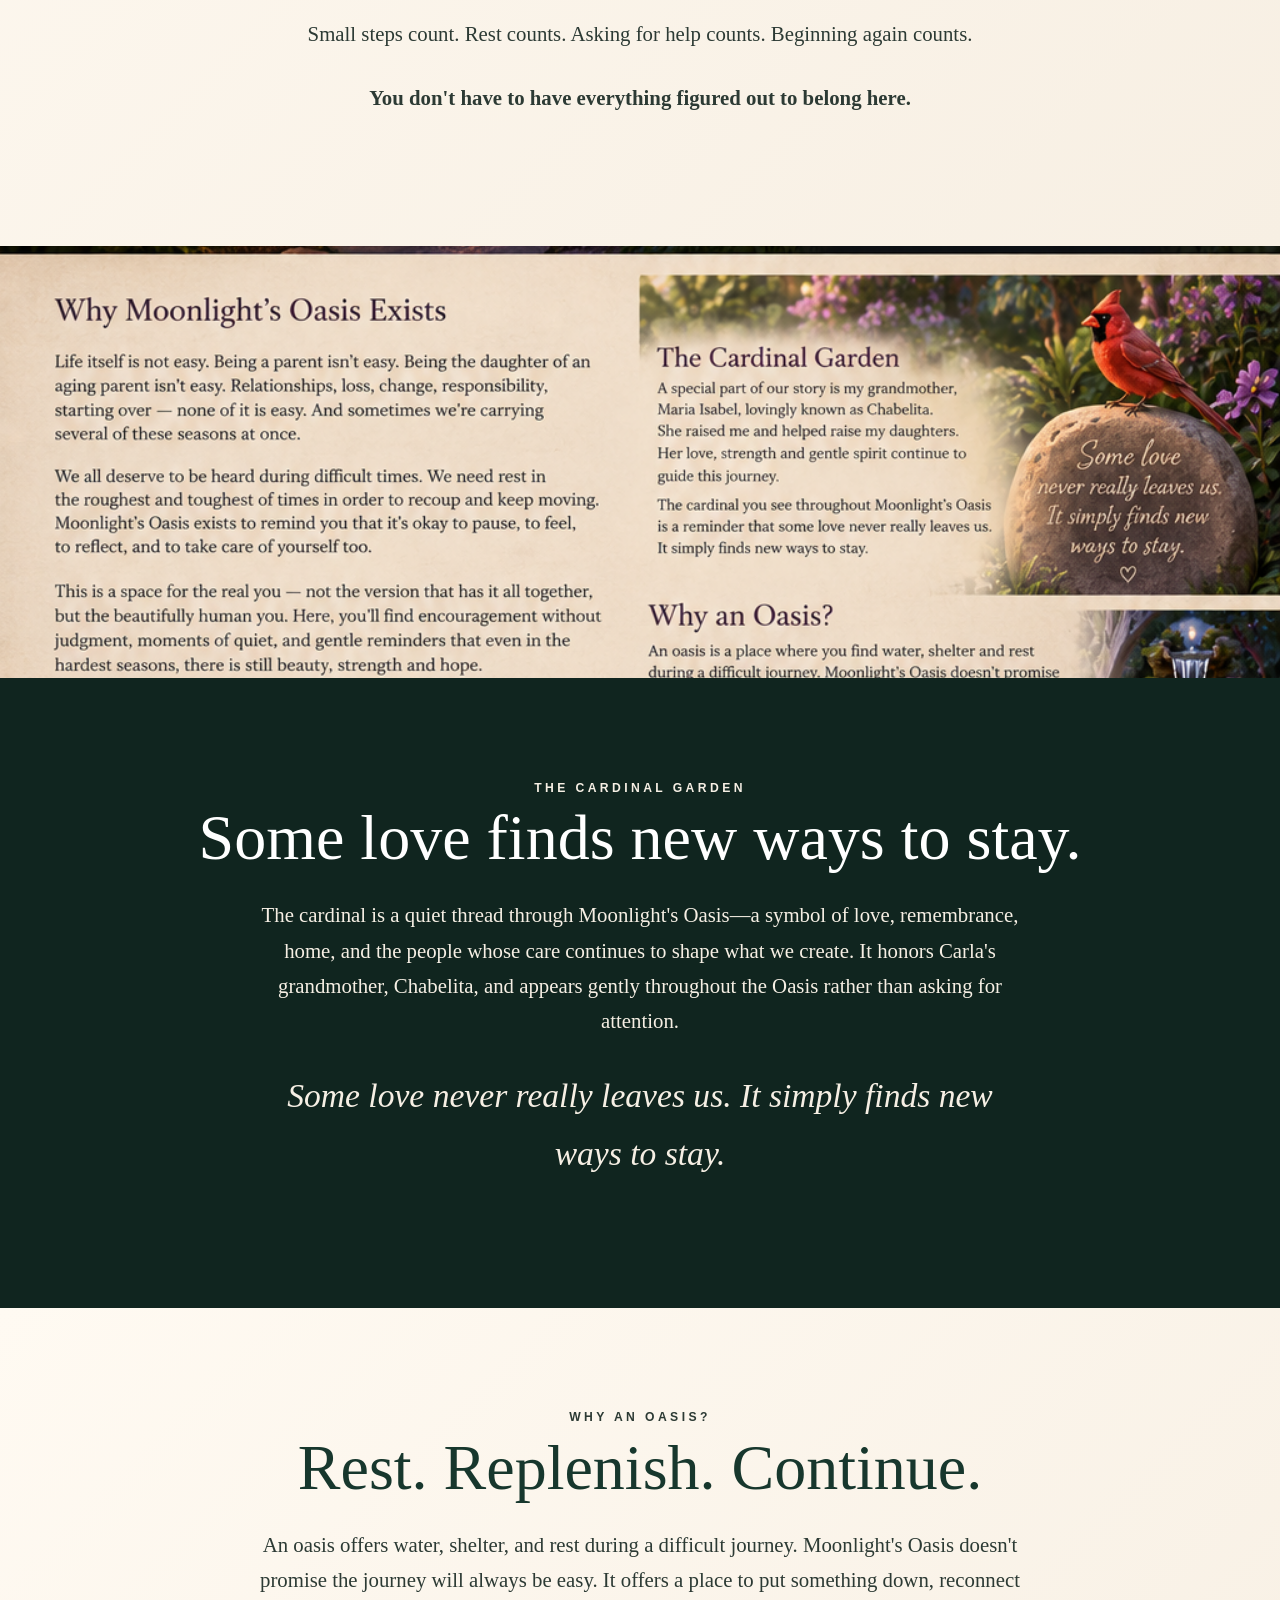
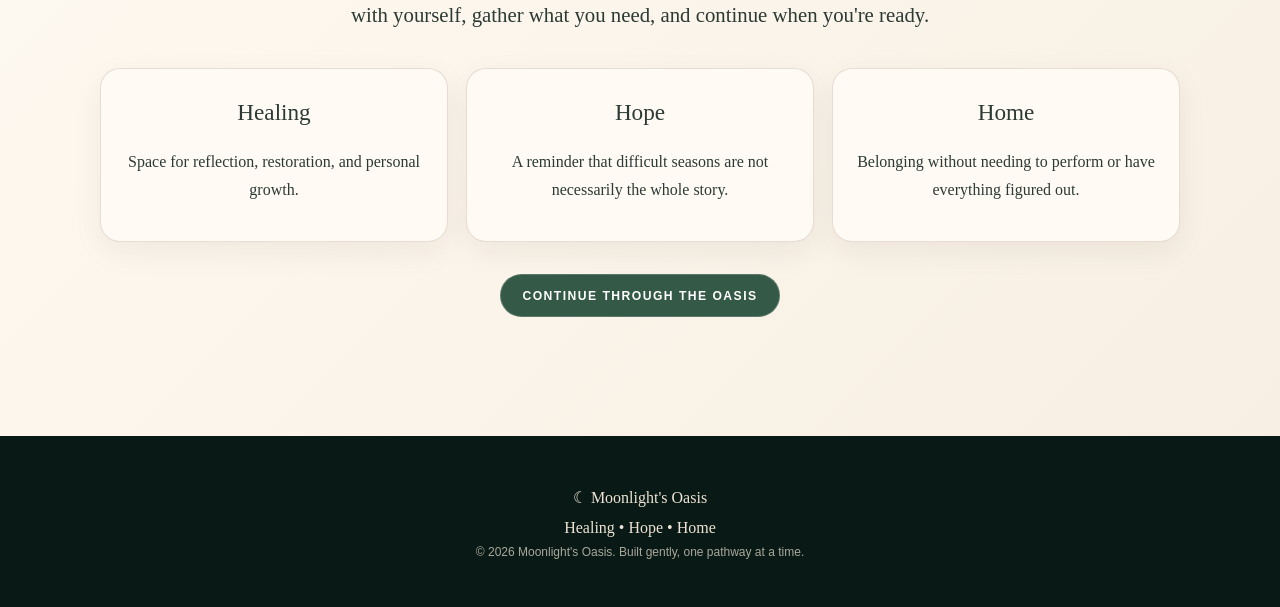
<file: our-story.html>
<!doctype html><html lang="en"><head><meta charset="utf-8"><meta name="viewport" content="width=device-width,initial-scale=1"><title>Our Story | Moonlight's Oasis</title><meta name="description" content="Moonlight's Oasis — Healing, Hope, Home."><link rel="stylesheet" href="style.css"></head><body><a class="skip" href="#main">Skip to content</a><header class="nav"><a class="brand" href="index.html">☾ Moonlight's Oasis</a><nav class="navlinks" aria-label="Primary"><a href="our-story.html">Our Story</a><a href="moonlight-reset.html">Moonlight Reset</a><a href="paper-co.html">Paper Co.</a><a href="resources.html">Resources</a><a href="connect.html">Connect</a></nav><button class="menu" aria-expanded="false">Menu</button></header><main id="main"><section class="hero" style="background-image:url('assets/our-story.png')"><div class="copy"><div class="eyebrow">Welcome to Our Story</div><h1>Life Isn't Always Easy.</h1><p>Sometimes we just need somewhere to land.</p></div></section><section class="cream"><div class="inner center"><div class="kicker">Real people • Real life • A gentle space</div><h2>Why the Oasis Exists</h2><p class="lead">Life can ask so much of us—caring for others, making difficult decisions, navigating change, starting over, finding our direction, grieving what we've lost, and sometimes simply getting through the day.</p><p class="quote">Moonlight's Oasis was created as a place to pause within all of that.</p><p class="lead">A growing wellness and reflection space where everyday life can be met with a little more intention, encouragement, creativity, and care. A place to discover thoughtful resources, reconnect with yourself, and make room for what matters—even when life feels especially full.</p><p class="lead">This isn't about having all the answers or becoming someone new. It's about creating room to listen to yourself, recognize what you need, and take your next step in your own time.</p><p class="quote">Personal growth doesn't mean becoming someone else. Sometimes it means finding your way back to yourself.</p><p class="lead">Small steps count. Rest counts. Asking for help counts. Beginning again counts.</p><p class="lead"><strong>You don't have to have everything figured out to belong here.</strong></p></div></section><section class="visual-strip" style="background-image:url('assets/our-story.png')" aria-label="Visual blueprint of the Our Story garden"></section><section class="dark center"><div class="inner"><div class="kicker">The Cardinal Garden</div><h2>Some love finds new ways to stay.</h2><p class="lead">The cardinal is a quiet thread through Moonlight's Oasis—a symbol of love, remembrance, home, and the people whose care continues to shape what we create. It honors Carla's grandmother, Chabelita, and appears gently throughout the Oasis rather than asking for attention.</p><p class="quote">Some love never really leaves us. It simply finds new ways to stay.</p></div></section><section class="cream center"><div class="inner"><div class="kicker">Why an Oasis?</div><h2>Rest. Replenish. Continue.</h2><p class="lead">An oasis offers water, shelter, and rest during a difficult journey. Moonlight's Oasis doesn't promise the journey will always be easy. It offers a place to put something down, reconnect with yourself, gather what you need, and continue when you're ready.</p><div class="grid"><div class="card"><h3>Healing</h3><p>Space for reflection, restoration, and personal growth.</p></div><div class="card"><h3>Hope</h3><p>A reminder that difficult seasons are not necessarily the whole story.</p></div><div class="card"><h3>Home</h3><p>Belonging without needing to perform or have everything figured out.</p></div></div><p style="margin-top:2rem"><a class="btn" href="moonlight-reset.html">Continue through the Oasis</a></p></div></section></main><footer class="footer"><p>☾ Moonlight's Oasis</p><p>Healing • Hope • Home</p><p class="small">© <span data-year></span> Moonlight's Oasis. Built gently, one pathway at a time.</p></footer><script src="script.js"></script></body></html>
</file>
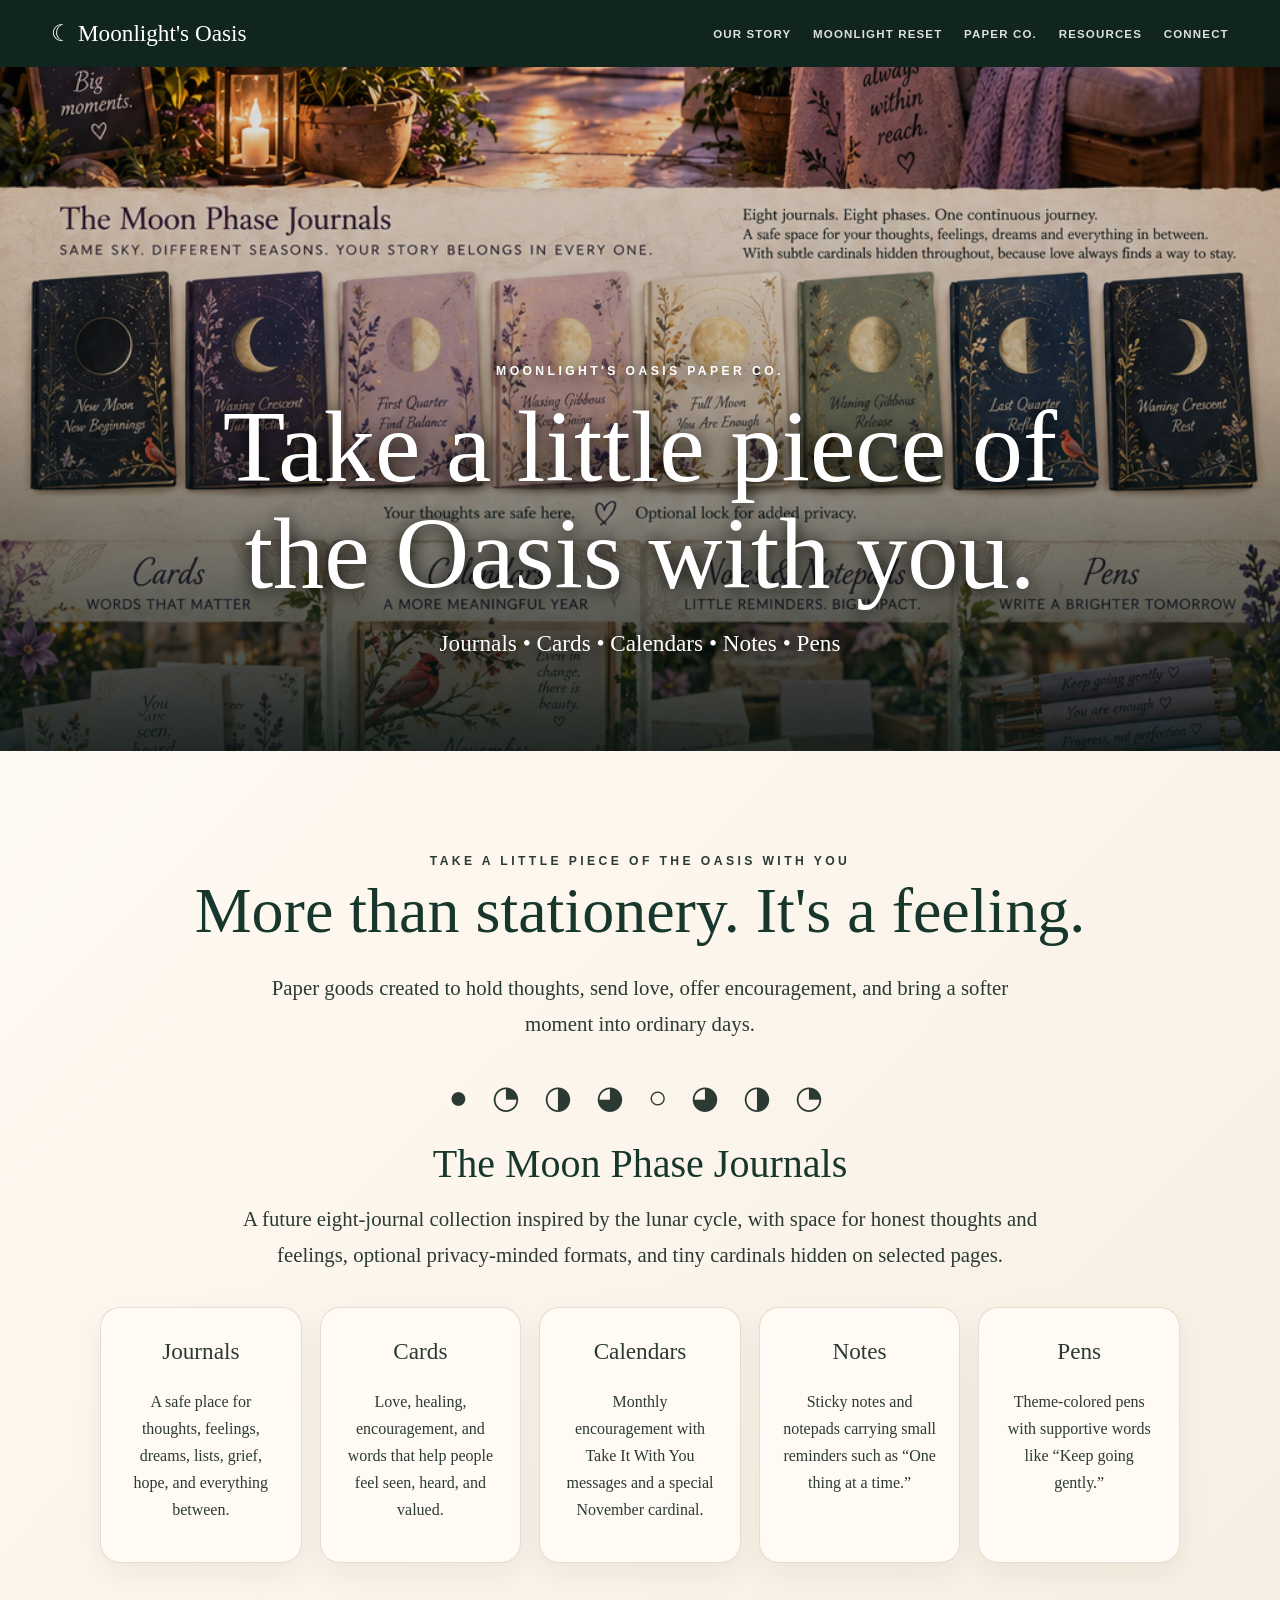
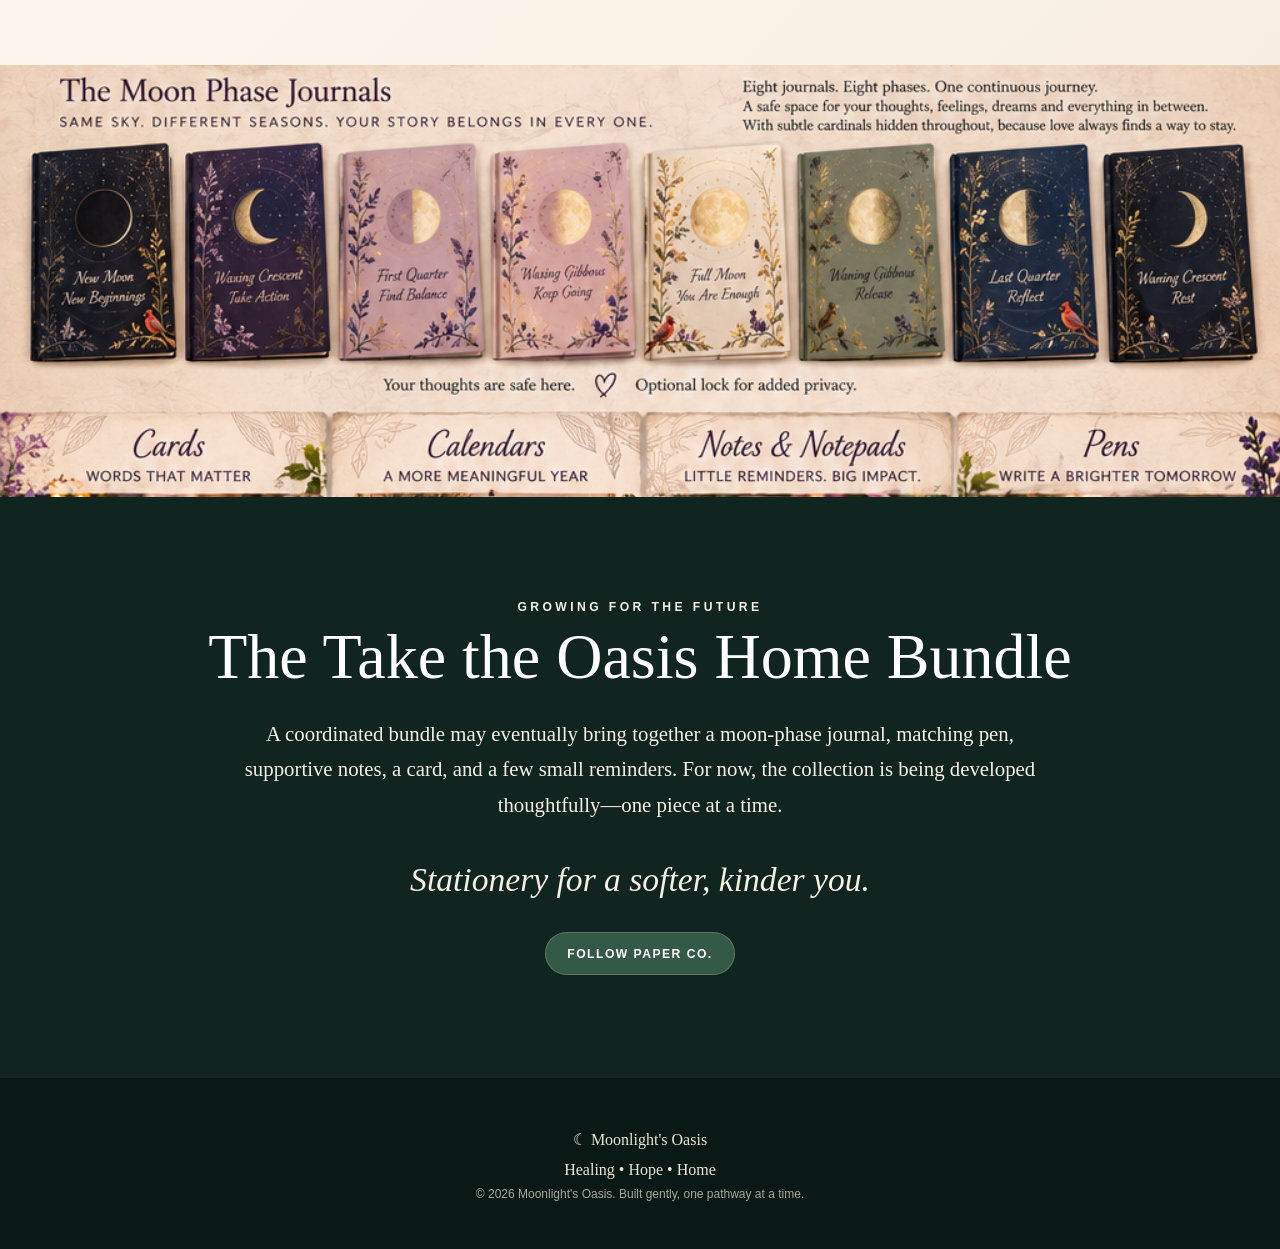
<file: paper-co.html>
<!doctype html><html lang="en"><head><meta charset="utf-8"><meta name="viewport" content="width=device-width,initial-scale=1"><title>Paper Co. | Moonlight's Oasis</title><meta name="description" content="Moonlight's Oasis — Healing, Hope, Home."><link rel="stylesheet" href="style.css"></head><body><a class="skip" href="#main">Skip to content</a><header class="nav"><a class="brand" href="index.html">☾ Moonlight's Oasis</a><nav class="navlinks" aria-label="Primary"><a href="our-story.html">Our Story</a><a href="moonlight-reset.html">Moonlight Reset</a><a href="paper-co.html">Paper Co.</a><a href="resources.html">Resources</a><a href="connect.html">Connect</a></nav><button class="menu" aria-expanded="false">Menu</button></header><main id="main"><section class="hero" style="background-image:url('assets/paper-co.png')"><div class="copy"><div class="eyebrow">Moonlight's Oasis Paper Co.</div><h1>Take a little piece of the Oasis with you.</h1><p>Journals • Cards • Calendars • Notes • Pens</p></div></section><section class="cream center"><div class="inner"><div class="kicker">Take a little piece of the Oasis with you</div><h2>More than stationery. It's a feeling.</h2><p class="lead">Paper goods created to hold thoughts, send love, offer encouragement, and bring a softer moment into ordinary days.</p><div class="moonrow" aria-label="Eight moon phases">● ◔ ◑ ◕ ○ ◕ ◑ ◔</div><h2 style="font-size:2.5rem">The Moon Phase Journals</h2><p class="lead">A future eight-journal collection inspired by the lunar cycle, with space for honest thoughts and feelings, optional privacy-minded formats, and tiny cardinals hidden on selected pages.</p><div class="grid products"><div class="card"><h3>Journals</h3><p>A safe place for thoughts, feelings, dreams, lists, grief, hope, and everything between.</p></div><div class="card"><h3>Cards</h3><p>Love, healing, encouragement, and words that help people feel seen, heard, and valued.</p></div><div class="card"><h3>Calendars</h3><p>Monthly encouragement with Take It With You messages and a special November cardinal.</p></div><div class="card"><h3>Notes</h3><p>Sticky notes and notepads carrying small reminders such as “One thing at a time.”</p></div><div class="card"><h3>Pens</h3><p>Theme-colored pens with supportive words like “Keep going gently.”</p></div></div></div></section><section class="visual-strip" style="background-image:url('assets/paper-co.png')" aria-label="Warm garden stationery studio visual"></section><section class="dark center"><div class="inner"><div class="kicker">Growing for the future</div><h2>The Take the Oasis Home Bundle</h2><p class="lead">A coordinated bundle may eventually bring together a moon-phase journal, matching pen, supportive notes, a card, and a few small reminders. For now, the collection is being developed thoughtfully—one piece at a time.</p><p class="quote">Stationery for a softer, kinder you.</p><a class="btn" href="connect.html">Follow Paper Co.</a></div></section></main><footer class="footer"><p>☾ Moonlight's Oasis</p><p>Healing • Hope • Home</p><p class="small">© <span data-year></span> Moonlight's Oasis. Built gently, one pathway at a time.</p></footer><script src="script.js"></script></body></html>
</file>
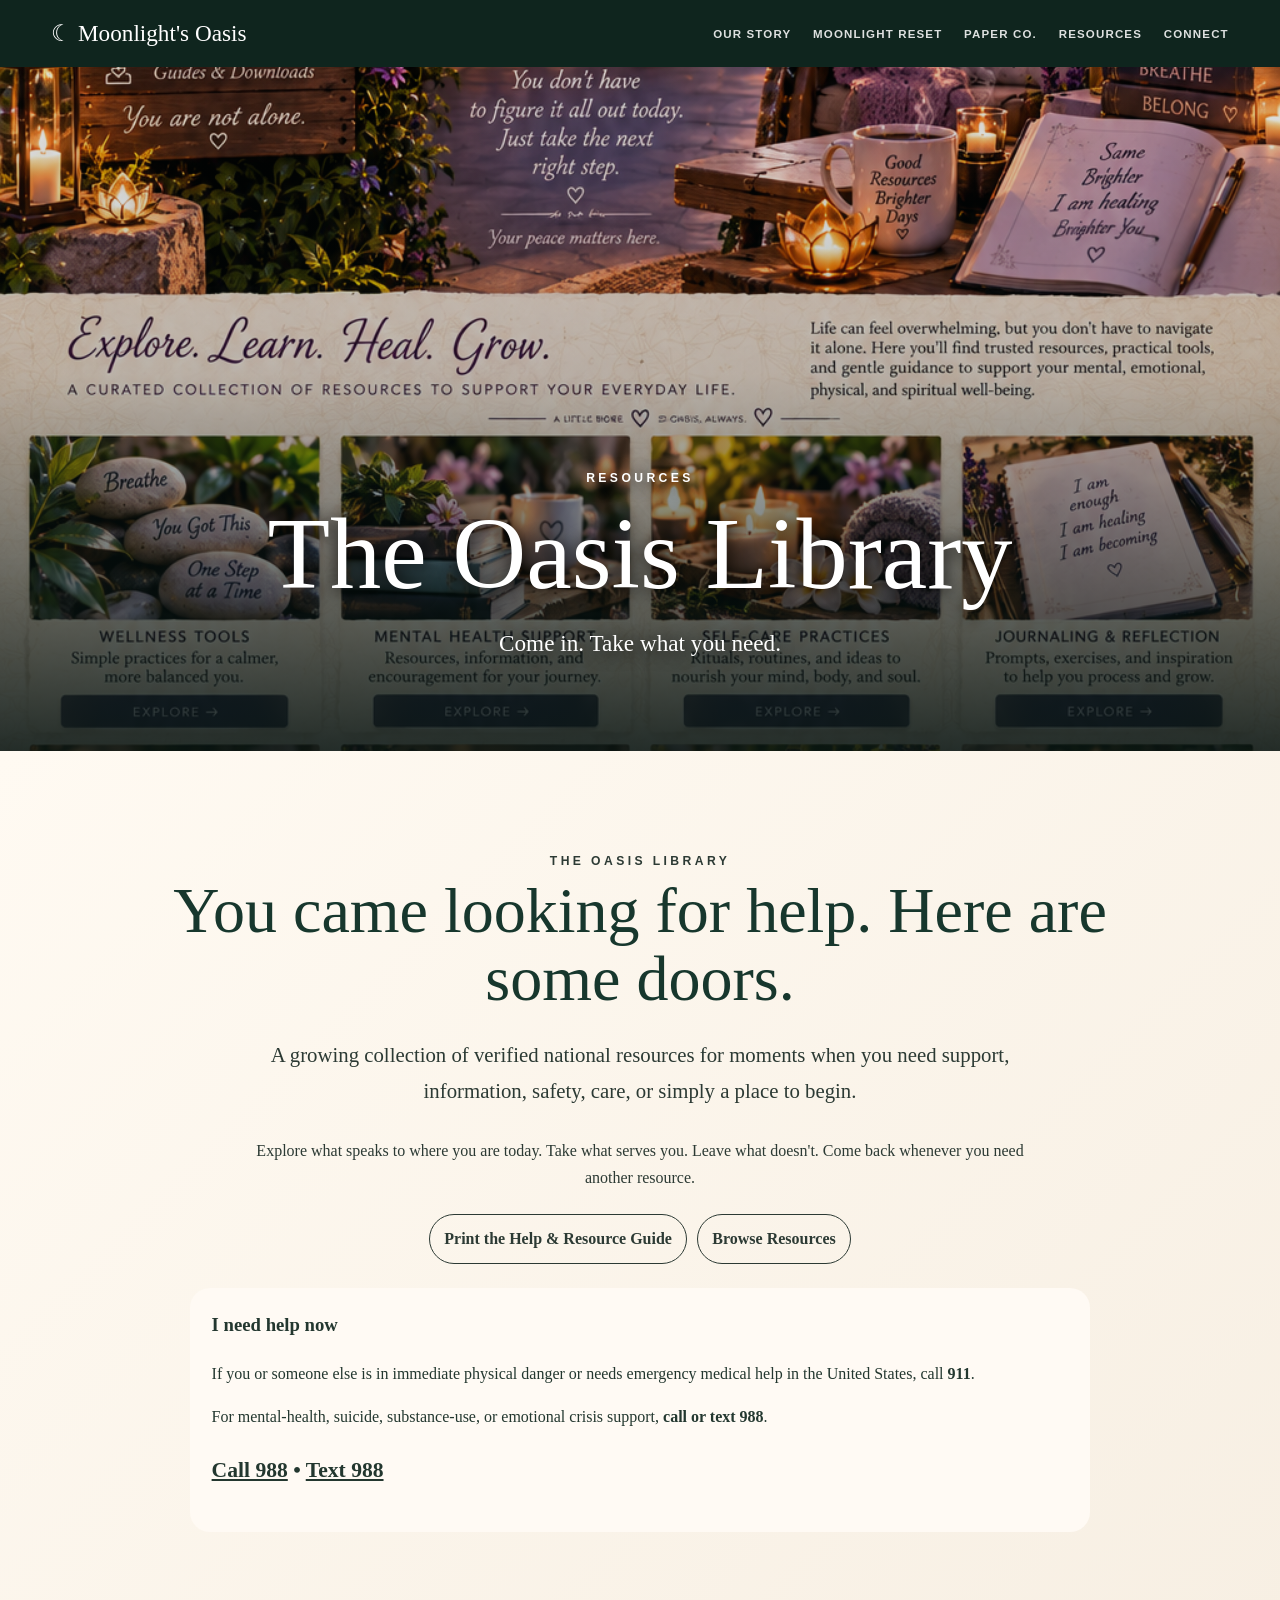
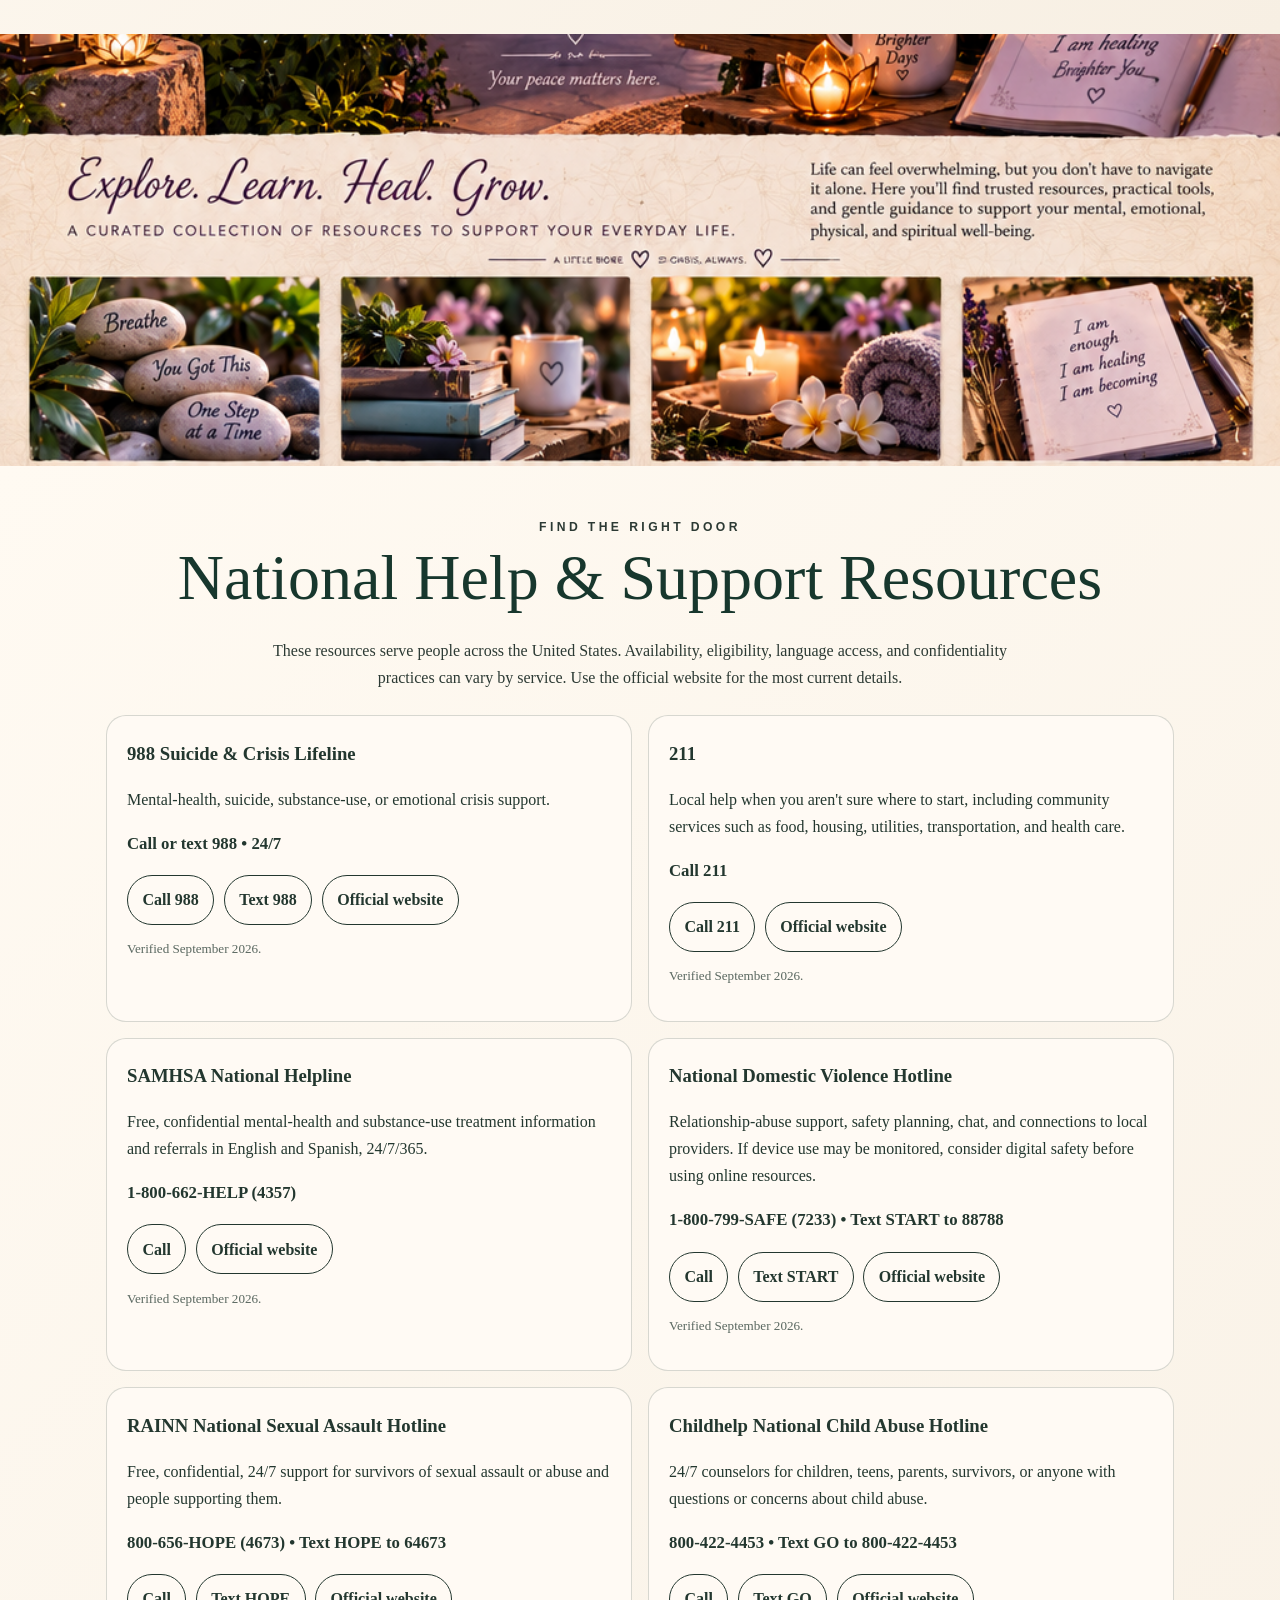
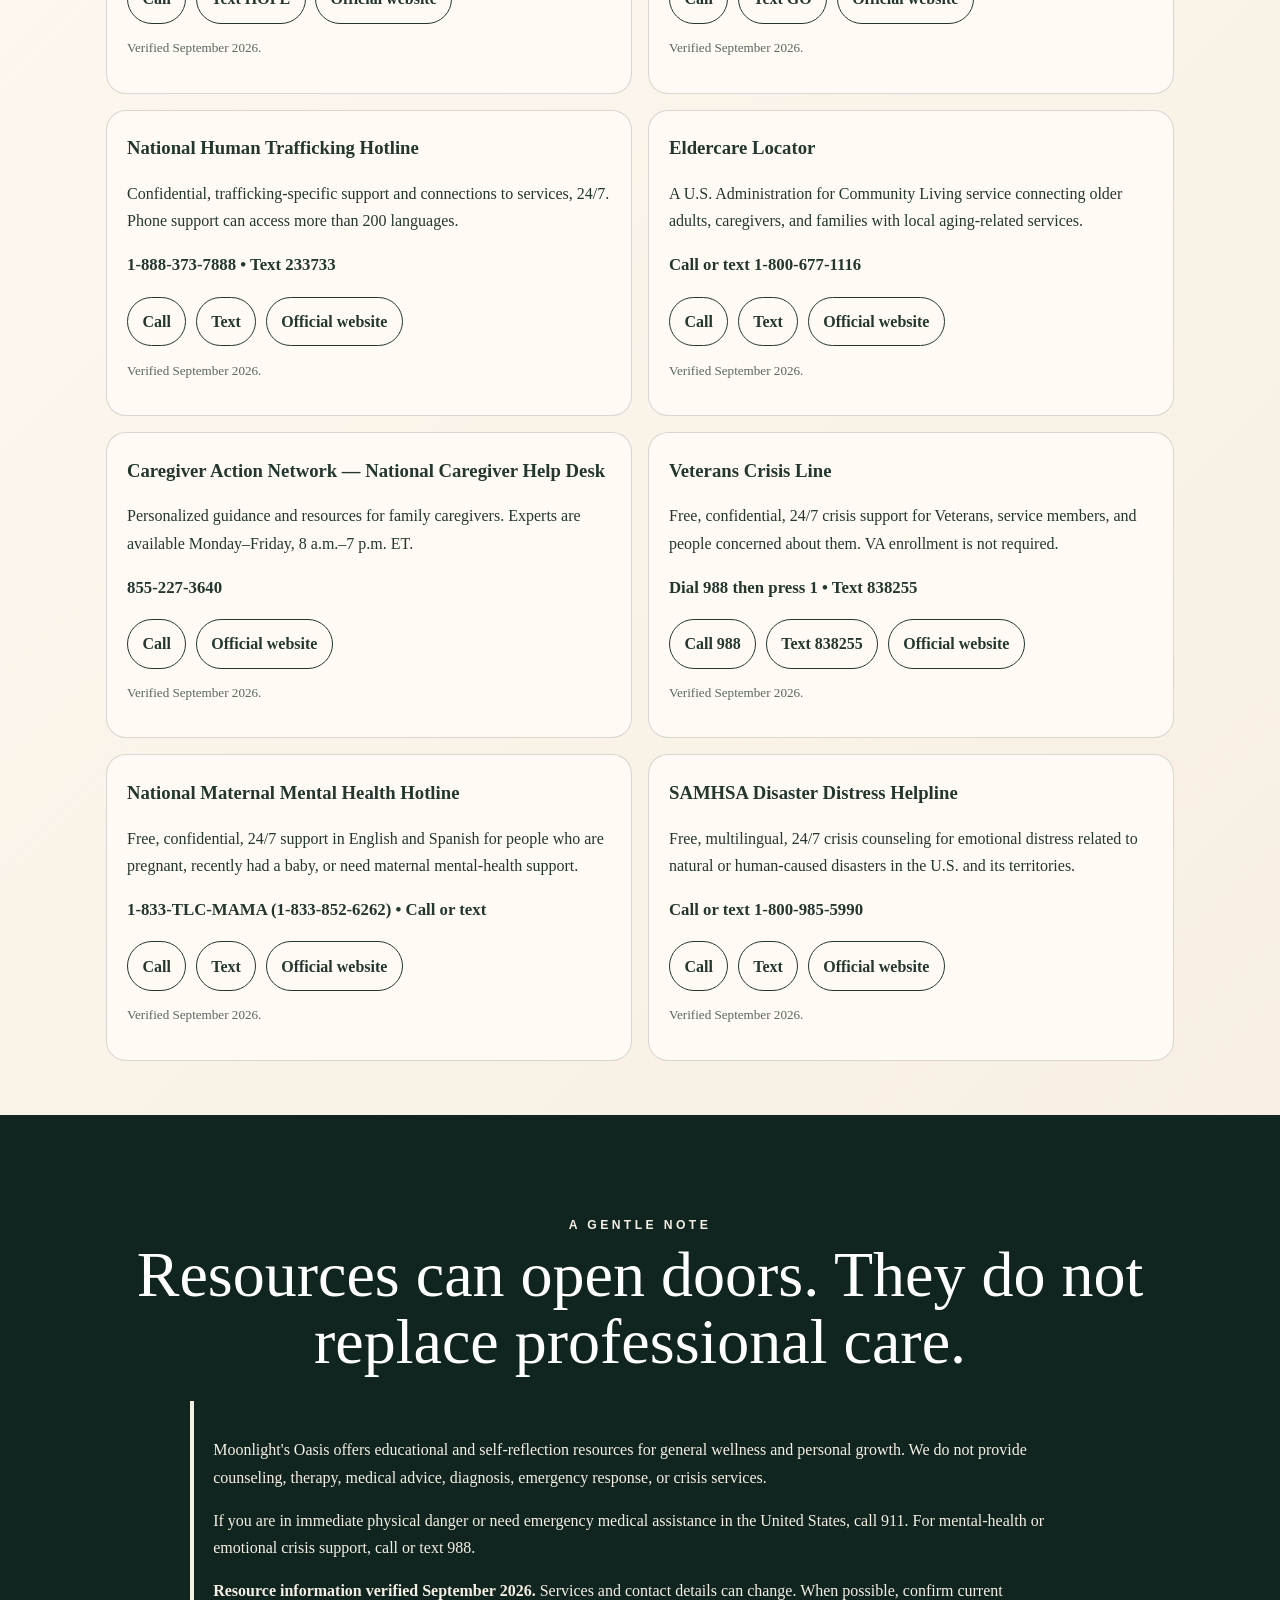
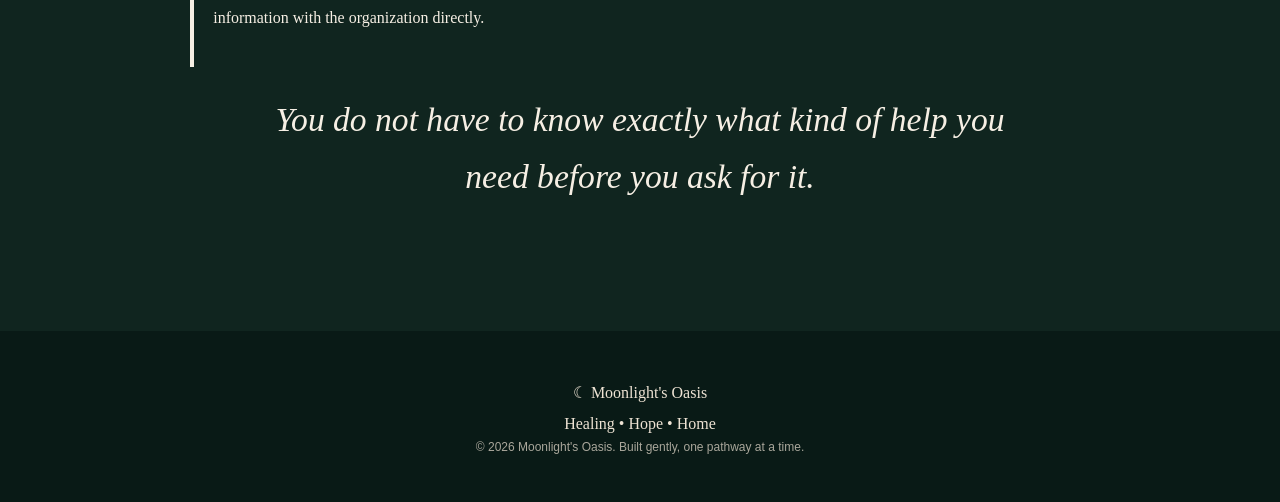
<file: resources.html>
<!doctype html><html lang="en"><head><meta charset="utf-8"><meta name="viewport" content="width=device-width,initial-scale=1">
<title>Resources | Moonlight's Oasis</title><meta name="description" content="The Oasis Library — verified national help lines and pathways to care."><link rel="stylesheet" href="style.css">
<style>
.library-wrap{max-width:1100px;margin:auto;padding:0 1rem}.library-intro{max-width:780px;margin:0 auto 1.4rem}.resource-actions,.help-actions{display:flex;flex-wrap:wrap;gap:.6rem;justify-content:center}
.resource-actions{margin:1.2rem 0}.resource-actions a,.resource-actions button,.help-actions a{border:1px solid currentColor;border-radius:999px;padding:.65rem .9rem;font:inherit;font-weight:700;text-decoration:none;background:transparent;color:inherit;cursor:pointer}
.urgent-box{max-width:900px;margin:1.5rem auto 0;padding:1.35rem;border-radius:20px;background:#fffaf4;color:#23372f;text-align:left}.urgent-box h3{margin-top:0}.urgent-box .big-number{font-size:1.35rem;font-weight:800}
.resource-section{padding:3.4rem 0}.resource-section h2,.section-lead{text-align:center}.section-lead{max-width:760px;margin:0 auto 1.5rem}.help-grid{display:grid;grid-template-columns:repeat(2,minmax(0,1fr));gap:1rem}
.help-card{border:1px solid rgba(35,55,47,.18);border-radius:20px;padding:1.25rem;background:#fffaf4;color:#23372f}.help-card h3{margin:.1rem 0 .45rem}.contact{font-size:1.05rem;font-weight:800}.help-actions{justify-content:flex-start;margin-top:.8rem}.verified{font-size:.82rem;opacity:.75}.print-url{display:none}
.safety-note{max-width:900px;margin:auto;padding:1.2rem;border-left:4px solid currentColor;text-align:left}
@media(max-width:700px){.help-grid{grid-template-columns:1fr}}
@media print{header.nav,.hero,.visual-strip,.footer,.resource-actions,.help-actions{display:none!important}body,main,.cream,.dark,.resource-section{background:#fff!important;color:#000!important}.resource-section{padding:0!important}.help-grid{display:block}.help-card,.urgent-box{break-inside:avoid;background:#fff!important;color:#000!important;border:1px solid #777!important;border-radius:0;margin:0 0 10pt;padding:9pt}.print-url{display:block!important;font-size:8.5pt;word-break:break-all}h1,h2,h3,p{color:#000!important}}
</style></head><body>
<a class="skip" href="#main">Skip to content</a><header class="nav"><a class="brand" href="index.html">☾ Moonlight's Oasis</a><nav class="navlinks" aria-label="Primary"><a href="our-story.html">Our Story</a><a href="moonlight-reset.html">Moonlight Reset</a><a href="paper-co.html">Paper Co.</a><a href="resources.html">Resources</a><a href="connect.html">Connect</a></nav><button class="menu" aria-expanded="false">Menu</button></header>
<main id="main"><section class="hero" style="background-image:url('assets/resources.png')"><div class="copy"><div class="eyebrow">Resources</div><h1>The Oasis Library</h1><p>Come in. Take what you need.</p></div></section>
<section class="cream center"><div class="inner library-wrap"><div class="kicker">The Oasis Library</div><h2>You came looking for help. Here are some doors.</h2>
<div class="library-intro"><p class="lead">A growing collection of verified national resources for moments when you need support, information, safety, care, or simply a place to begin.</p><p>Explore what speaks to where you are today. Take what serves you. Leave what doesn't. Come back whenever you need another resource.</p></div>
<div class="resource-actions"><button type="button" onclick="window.print()">Print the Help &amp; Resource Guide</button><a href="#find-help">Browse Resources</a></div>
<div class="urgent-box"><h3>I need help now</h3><p>If you or someone else is in immediate physical danger or needs emergency medical help in the United States, call <strong>911</strong>.</p><p>For mental-health, suicide, substance-use, or emotional crisis support, <strong>call or text 988</strong>.</p><p class="big-number"><a href="tel:988">Call 988</a> • <a href="sms:988">Text 988</a></p><span class="print-url">Official site: https://988lifeline.org/</span></div></div></section>
<section class="visual-strip" style="background-image:url('assets/resources.png')" aria-label="Cozy Oasis Library visual"></section>
<section id="find-help" class="resource-section cream"><div class="library-wrap"><div class="kicker center">Find the right door</div><h2>National Help &amp; Support Resources</h2><p class="section-lead">These resources serve people across the United States. Availability, eligibility, language access, and confidentiality practices can vary by service. Use the official website for the most current details.</p><div class="help-grid"><article class="help-card"><h3>988 Suicide & Crisis Lifeline</h3><p>Mental-health, suicide, substance-use, or emotional crisis support.</p><p class="contact">Call or text 988 • 24/7</p>
<div class="help-actions"><a href="tel:988">Call 988</a><a href="sms:988">Text 988</a><a href="https://988lifeline.org/" target="_blank" rel="noopener">Official website</a></div>
<span class="print-url">Official site: https://988lifeline.org/</span><p class="verified">Verified September 2026.</p></article><article class="help-card"><h3>211</h3><p>Local help when you aren't sure where to start, including community services such as food, housing, utilities, transportation, and health care.</p><p class="contact">Call 211</p>
<div class="help-actions"><a href="tel:211">Call 211</a><a href="https://211.org/" target="_blank" rel="noopener">Official website</a></div>
<span class="print-url">Official site: https://211.org/</span><p class="verified">Verified September 2026.</p></article><article class="help-card"><h3>SAMHSA National Helpline</h3><p>Free, confidential mental-health and substance-use treatment information and referrals in English and Spanish, 24/7/365.</p><p class="contact">1-800-662-HELP (4357)</p>
<div class="help-actions"><a href="tel:18006624357">Call</a><a href="https://www.samhsa.gov/find-help/helplines/national-helpline" target="_blank" rel="noopener">Official website</a></div>
<span class="print-url">Official site: https://www.samhsa.gov/find-help/helplines/national-helpline</span><p class="verified">Verified September 2026.</p></article><article class="help-card"><h3>National Domestic Violence Hotline</h3><p>Relationship-abuse support, safety planning, chat, and connections to local providers. If device use may be monitored, consider digital safety before using online resources.</p><p class="contact">1-800-799-SAFE (7233) • Text START to 88788</p>
<div class="help-actions"><a href="tel:18007997233">Call</a><a href="sms:88788?body=START">Text START</a><a href="https://www.thehotline.org/get-help/" target="_blank" rel="noopener">Official website</a></div>
<span class="print-url">Official site: https://www.thehotline.org/get-help/</span><p class="verified">Verified September 2026.</p></article><article class="help-card"><h3>RAINN National Sexual Assault Hotline</h3><p>Free, confidential, 24/7 support for survivors of sexual assault or abuse and people supporting them.</p><p class="contact">800-656-HOPE (4673) • Text HOPE to 64673</p>
<div class="help-actions"><a href="tel:18006564673">Call</a><a href="sms:64673?body=HOPE">Text HOPE</a><a href="https://rainn.org/help-and-healing/hotline/" target="_blank" rel="noopener">Official website</a></div>
<span class="print-url">Official site: https://rainn.org/help-and-healing/hotline/</span><p class="verified">Verified September 2026.</p></article><article class="help-card"><h3>Childhelp National Child Abuse Hotline</h3><p>24/7 counselors for children, teens, parents, survivors, or anyone with questions or concerns about child abuse.</p><p class="contact">800-422-4453 • Text GO to 800-422-4453</p>
<div class="help-actions"><a href="tel:18004224453">Call</a><a href="sms:18004224453?body=GO">Text GO</a><a href="https://childhelphotline.org/" target="_blank" rel="noopener">Official website</a></div>
<span class="print-url">Official site: https://childhelphotline.org/</span><p class="verified">Verified September 2026.</p></article><article class="help-card"><h3>National Human Trafficking Hotline</h3><p>Confidential, trafficking-specific support and connections to services, 24/7. Phone support can access more than 200 languages.</p><p class="contact">1-888-373-7888 • Text 233733</p>
<div class="help-actions"><a href="tel:18883737888">Call</a><a href="sms:233733">Text</a><a href="https://humantraffickinghotline.org/en/get-help" target="_blank" rel="noopener">Official website</a></div>
<span class="print-url">Official site: https://humantraffickinghotline.org/en/get-help</span><p class="verified">Verified September 2026.</p></article><article class="help-card"><h3>Eldercare Locator</h3><p>A U.S. Administration for Community Living service connecting older adults, caregivers, and families with local aging-related services.</p><p class="contact">Call or text 1-800-677-1116</p>
<div class="help-actions"><a href="tel:18006771116">Call</a><a href="sms:18006771116">Text</a><a href="https://eldercare.acl.gov/home" target="_blank" rel="noopener">Official website</a></div>
<span class="print-url">Official site: https://eldercare.acl.gov/home</span><p class="verified">Verified September 2026.</p></article><article class="help-card"><h3>Caregiver Action Network — National Caregiver Help Desk</h3><p>Personalized guidance and resources for family caregivers. Experts are available Monday–Friday, 8 a.m.–7 p.m. ET.</p><p class="contact">855-227-3640</p>
<div class="help-actions"><a href="tel:18552273640">Call</a><a href="https://www.caregiveraction.org/helpdesk/" target="_blank" rel="noopener">Official website</a></div>
<span class="print-url">Official site: https://www.caregiveraction.org/helpdesk/</span><p class="verified">Verified September 2026.</p></article><article class="help-card"><h3>Veterans Crisis Line</h3><p>Free, confidential, 24/7 crisis support for Veterans, service members, and people concerned about them. VA enrollment is not required.</p><p class="contact">Dial 988 then press 1 • Text 838255</p>
<div class="help-actions"><a href="tel:988">Call 988</a><a href="sms:838255">Text 838255</a><a href="https://www.veteranscrisisline.net/" target="_blank" rel="noopener">Official website</a></div>
<span class="print-url">Official site: https://www.veteranscrisisline.net/</span><p class="verified">Verified September 2026.</p></article><article class="help-card"><h3>National Maternal Mental Health Hotline</h3><p>Free, confidential, 24/7 support in English and Spanish for people who are pregnant, recently had a baby, or need maternal mental-health support.</p><p class="contact">1-833-TLC-MAMA (1-833-852-6262) • Call or text</p>
<div class="help-actions"><a href="tel:18338526262">Call</a><a href="sms:18338526262">Text</a><a href="https://mchb.hrsa.gov/programs-impact/national-maternal-mental-health-hotline" target="_blank" rel="noopener">Official website</a></div>
<span class="print-url">Official site: https://mchb.hrsa.gov/programs-impact/national-maternal-mental-health-hotline</span><p class="verified">Verified September 2026.</p></article><article class="help-card"><h3>SAMHSA Disaster Distress Helpline</h3><p>Free, multilingual, 24/7 crisis counseling for emotional distress related to natural or human-caused disasters in the U.S. and its territories.</p><p class="contact">Call or text 1-800-985-5990</p>
<div class="help-actions"><a href="tel:18009855990">Call</a><a href="sms:18009855990">Text</a><a href="https://www.samhsa.gov/find-help/helplines/disaster-distress-helpline" target="_blank" rel="noopener">Official website</a></div>
<span class="print-url">Official site: https://www.samhsa.gov/find-help/helplines/disaster-distress-helpline</span><p class="verified">Verified September 2026.</p></article></div></div></section>
<section class="dark center"><div class="inner"><div class="kicker">A gentle note</div><h2>Resources can open doors. They do not replace professional care.</h2><div class="safety-note"><p>Moonlight's Oasis offers educational and self-reflection resources for general wellness and personal growth. We do not provide counseling, therapy, medical advice, diagnosis, emergency response, or crisis services.</p><p>If you are in immediate physical danger or need emergency medical assistance in the United States, call 911. For mental-health or emotional crisis support, call or text 988.</p><p><strong>Resource information verified September 2026.</strong> Services and contact details can change. When possible, confirm current information with the organization directly.</p></div><p class="quote">You do not have to know exactly what kind of help you need before you ask for it.</p></div></section></main>
<footer class="footer"><p>☾ Moonlight's Oasis</p><p>Healing • Hope • Home</p><p class="small">© <span data-year></span> Moonlight's Oasis. Built gently, one pathway at a time.</p></footer><script src="script.js"></script></body></html>
</file>
<file: style.css>
:root{--ink:#17372d;--cream:#f7efe3;--plum:#76577e;--moss:#355947;--gold:#c99b62;--night:#10251f;--shadow:0 18px 55px rgba(12,31,25,.18)}*{box-sizing:border-box}html{scroll-behavior:smooth}body{margin:0;background:var(--night);color:#2c3a34;font-family:Georgia,'Times New Roman',serif;line-height:1.7}a{color:inherit}.skip{position:absolute;left:-9999px}.skip:focus{left:1rem;top:1rem;z-index:999;background:white;padding:.7rem 1rem}.nav{position:sticky;top:0;z-index:50;display:flex;align-items:center;justify-content:space-between;padding:14px clamp(18px,4vw,64px);background:#10251ff2;color:white}.brand{text-decoration:none;font-size:clamp(1.05rem,2vw,1.45rem)}.navlinks{display:flex;gap:clamp(10px,1.7vw,25px);font:600 .72rem Arial,sans-serif;letter-spacing:.1em;text-transform:uppercase}.navlinks a{text-decoration:none;opacity:.86}.navlinks a:hover,.navlinks a:focus,.navlinks a[aria-current=page]{opacity:1;text-decoration:underline}.menu{display:none;background:none;border:1px solid #ffffff70;color:white;border-radius:999px;padding:.55rem .85rem}.hero{min-height:76svh;display:grid;place-items:end center;position:relative;background-position:center;background-size:cover;color:white;text-align:center}.hero:before{content:"";position:absolute;inset:0;background:linear-gradient(180deg,rgba(6,18,17,.12),rgba(7,20,18,.25) 45%,rgba(7,20,18,.88))}.hero .copy{position:relative;width:min(900px,92%);padding:6rem 1rem 4.5rem;text-shadow:0 2px 18px #000}.eyebrow,.kicker{font:700 .76rem Arial,sans-serif;letter-spacing:.28em;text-transform:uppercase}.hero h1,h2{font-weight:400;line-height:1.05}.hero h1{font-size:clamp(3rem,8vw,6.6rem);margin:.15em 0}.hero p{font-size:clamp(1.1rem,2.2vw,1.45rem);max-width:720px;margin:1rem auto}.cream{background:linear-gradient(135deg,#fffaf2,var(--cream));padding:clamp(65px,8vw,115px) 6vw}.dark{background:#10251f;color:#f6efe4;padding:clamp(65px,8vw,115px) 6vw}.inner{width:min(1080px,100%);margin:auto}.center{text-align:center}h2{font-size:clamp(2.2rem,5vw,4.5rem);color:var(--ink);margin:.15em 0 .4em}.dark h2{color:white}.lead{font-size:clamp(1.05rem,2vw,1.3rem);max-width:800px;margin:0 auto 1.8rem}.btn{display:inline-block;background:var(--moss);color:white;text-decoration:none;padding:.85rem 1.35rem;border-radius:999px;font:700 .76rem Arial,sans-serif;letter-spacing:.12em;text-transform:uppercase;border:1px solid #ffffff30}.grid{display:grid;grid-template-columns:repeat(3,1fr);gap:18px;margin-top:2.2rem}.card{background:#fffaf4;border:1px solid #9d846d3d;border-radius:20px;padding:1.4rem;box-shadow:0 10px 30px #2a1c1210}.dark .card{background:#ffffff0c;border-color:#ffffff20}.card h3{font-size:1.45rem;font-weight:400;margin:.1rem 0 .4rem}.quote{font-size:clamp(1.35rem,3vw,2.1rem);font-style:italic;max-width:760px;margin:1.5rem auto}.visual-strip{min-height:48svh;background-position:center;background-size:cover}.form{display:grid;grid-template-columns:1fr 1fr auto;gap:10px;max-width:850px;margin:2rem auto}.form input,.form textarea{width:100%;padding:1rem;border-radius:18px;border:1px solid #806f5d70;background:#fffaf3;font:1rem Georgia,serif}.form textarea{min-height:140px;grid-column:1/-1}.form button{border:0;cursor:pointer}.note{font-size:.9rem;opacity:.72}.footer{text-align:center;background:#091a16;color:#eee3d4;padding:45px 6vw}.footer p{margin:.2rem}.small{font: .75rem Arial,sans-serif;opacity:.7}.choice{display:flex;flex-wrap:wrap;gap:10px;justify-content:center;margin:1.5rem 0}.choice button{border:1px solid #806f5d70;background:#fffaf3;border-radius:999px;padding:.75rem 1rem;cursor:pointer;font:600 .85rem Arial,sans-serif}.response{min-height:90px;max-width:700px;margin:1rem auto;padding:1.2rem;border-radius:18px;background:#fffaf4;border:1px solid #9d846d3d}.products{grid-template-columns:repeat(5,1fr)}.moonrow{font-size:2rem;letter-spacing:.25em;margin:1.2rem 0}.release-wrap{max-width:700px;margin:auto}.release-wrap textarea{width:100%;min-height:130px;padding:1rem;border-radius:18px;border:1px solid #ffffff35;background:#ffffff12;color:white;font:1rem Georgia,serif}.fade{transition:opacity .7s ease,transform .7s ease}.fade.away{opacity:0;transform:translateY(14px)}
@media(max-width:850px){.navlinks{display:none}.menu{display:block}.nav.open .navlinks{display:flex;position:absolute;right:16px;top:64px;flex-direction:column;background:#10251ff8;padding:18px;border-radius:16px}.grid,.products{grid-template-columns:1fr 1fr}.form{grid-template-columns:1fr}.hero{min-height:68svh}}@media(max-width:560px){.grid,.products{grid-template-columns:1fr}.cream,.dark{padding-left:22px;padding-right:22px}.hero h1{font-size:3.2rem}.moonrow{letter-spacing:.08em}.form textarea{grid-column:auto}}

/* Moonlight Reset readability + mobile spacing fix — 2026-09-18 */
.response{
  color:var(--ink);
  line-height:1.65;
  position:relative;
  z-index:1;
}
.dark .response{
  color:var(--ink);
  background:#fffaf4;
}
@media(max-width:560px){
  #choices{margin-bottom:1.35rem;}
  #choices button{line-height:1.25;min-height:44px;}
  .response{margin-top:1.35rem;min-height:110px;padding:1.25rem 1.15rem;}
}
</file>
